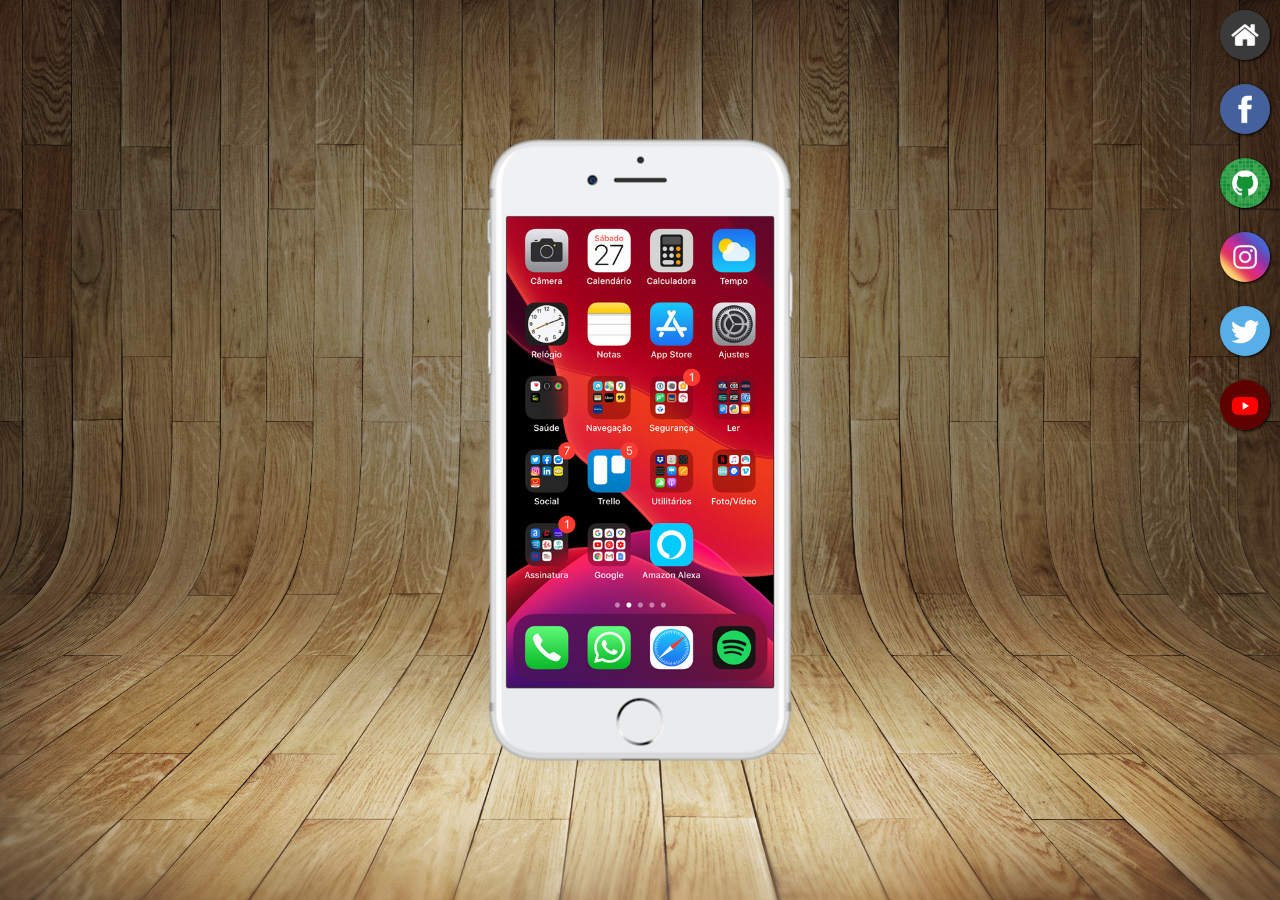
<file: index.html>
<!DOCTYPE html>
<html lang="pt-br">
<head>
    <meta charset="UTF-8">
    <meta name="viewport" content="width=device-width, initial-scale=1.0">
    <title>Rede Social Divulgador</title>
    <link rel="shortcut icon" href="favicon.ico" type="image/x-icon">
    <link rel="stylesheet" href="estilos/style.css">
</head>
<body>
    <main>
        <section id="telefone">
            <iframe src="iframetela.html" name="tela" id="tela" frameborder="0">
                Seu navegador não é compativel com isso!
            </iframe>
        </section>

        <section id="redes-sociais">
            <a href="iframetela.html" target="tela"><img src="imagens/logo-home.jpg" alt="Home"></a><br>
            <a href="facebook.html" target="tela"><img src="imagens/logo-facebook.jpg" alt="Facebook"></a><br>
            <a href="github.html" target="tela"><img src="imagens/logo-github.jpg" alt="Github"></a><br>
            <a href="instagram.html" target="tela"><img src="imagens/logo-instagram.jpg" alt="Instagram"></a><br>
            <a href="twitter.html" target="tela"><img src="imagens/logo-twitter.jpg" alt="Twitter"></a><br>
            <a href="youtube.html" target="tela"><img src="imagens/logo-youtube.jpg" alt="Youtube"></a><br>
        </section>
    </main>
    

</body>
</html>
</file>
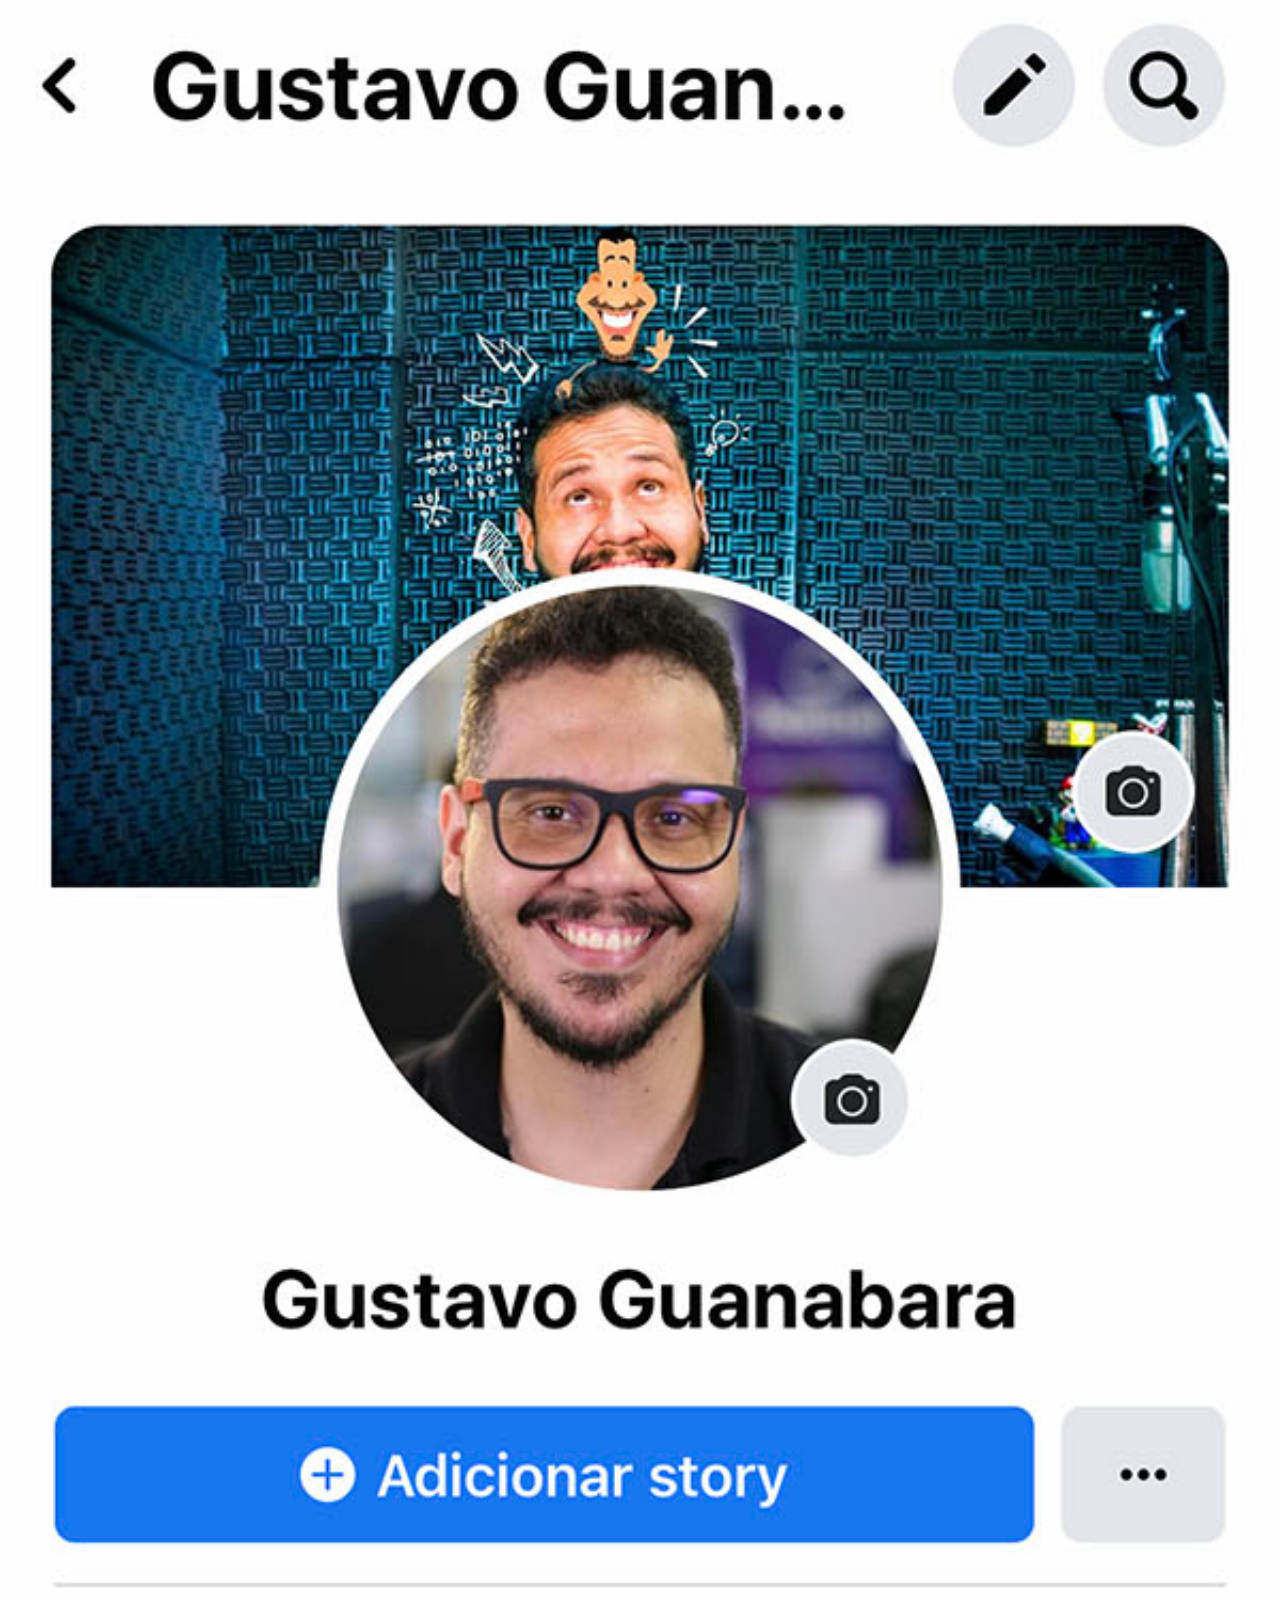
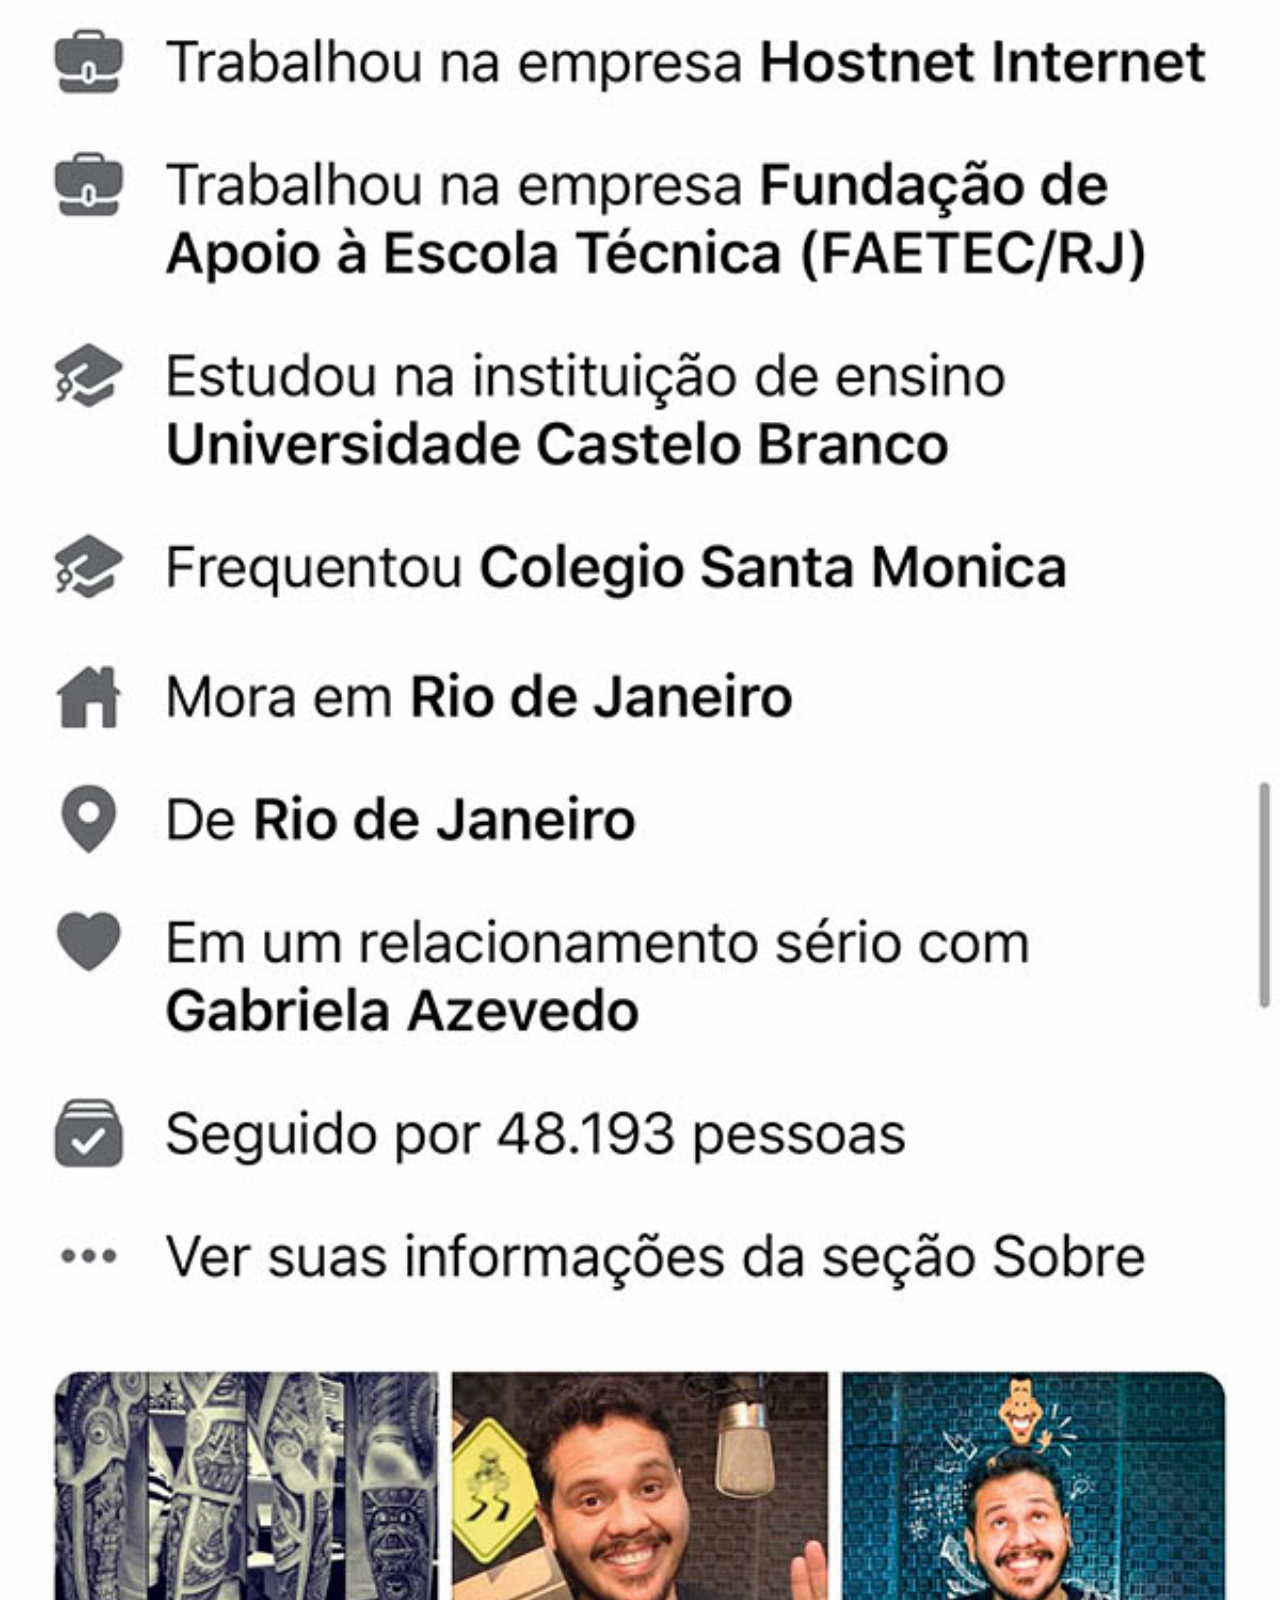
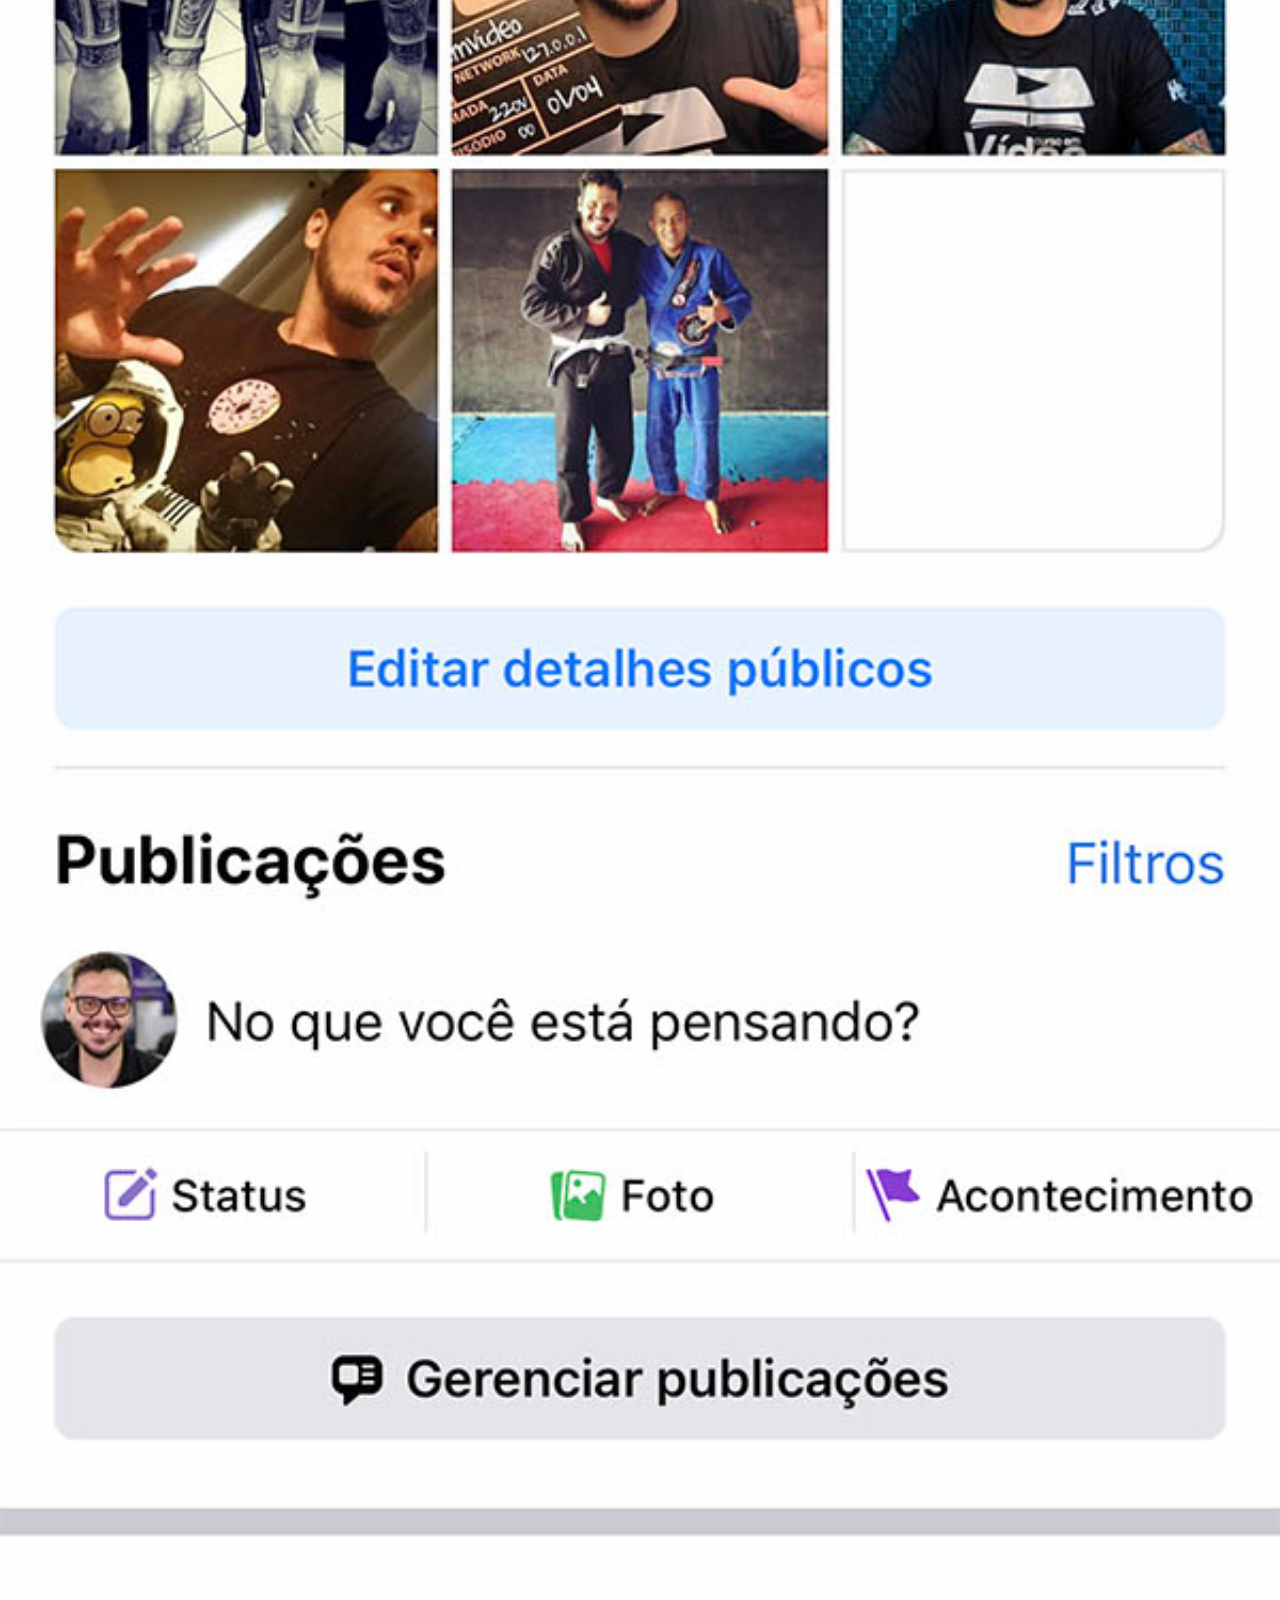
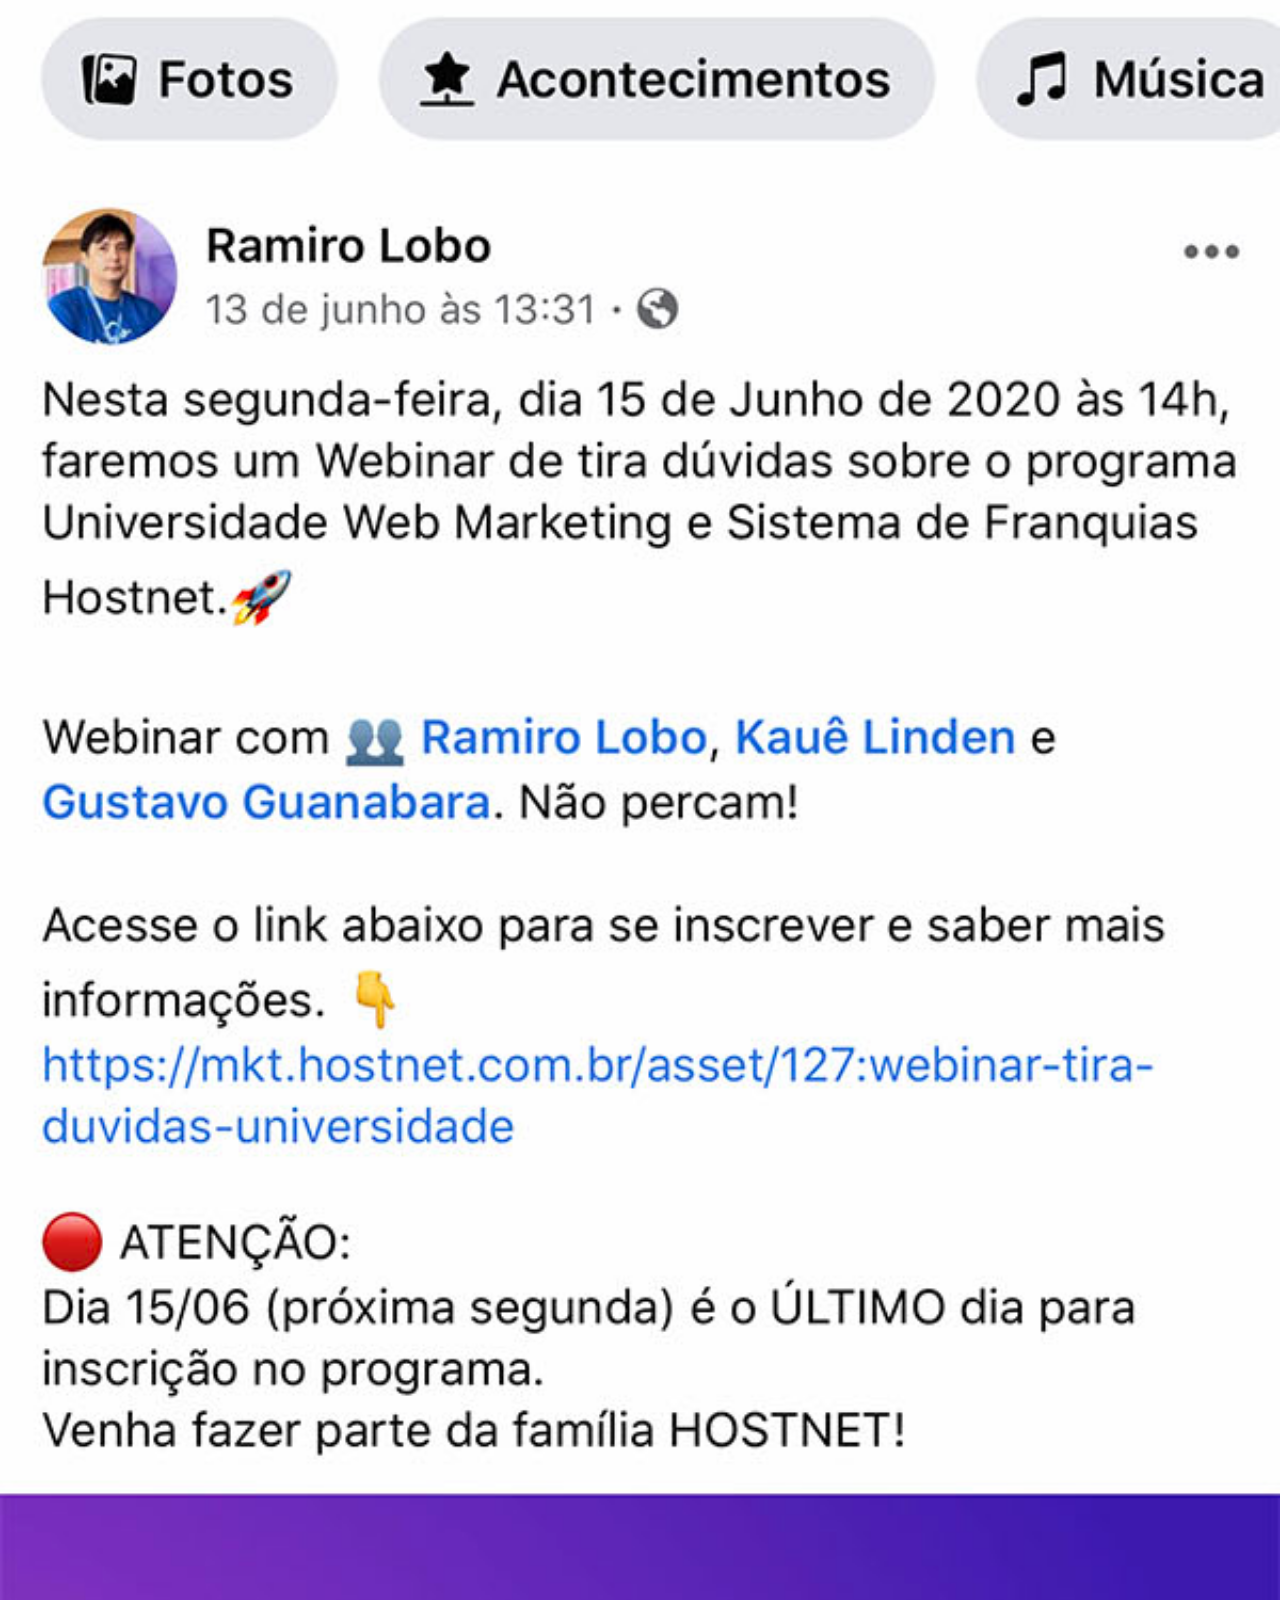
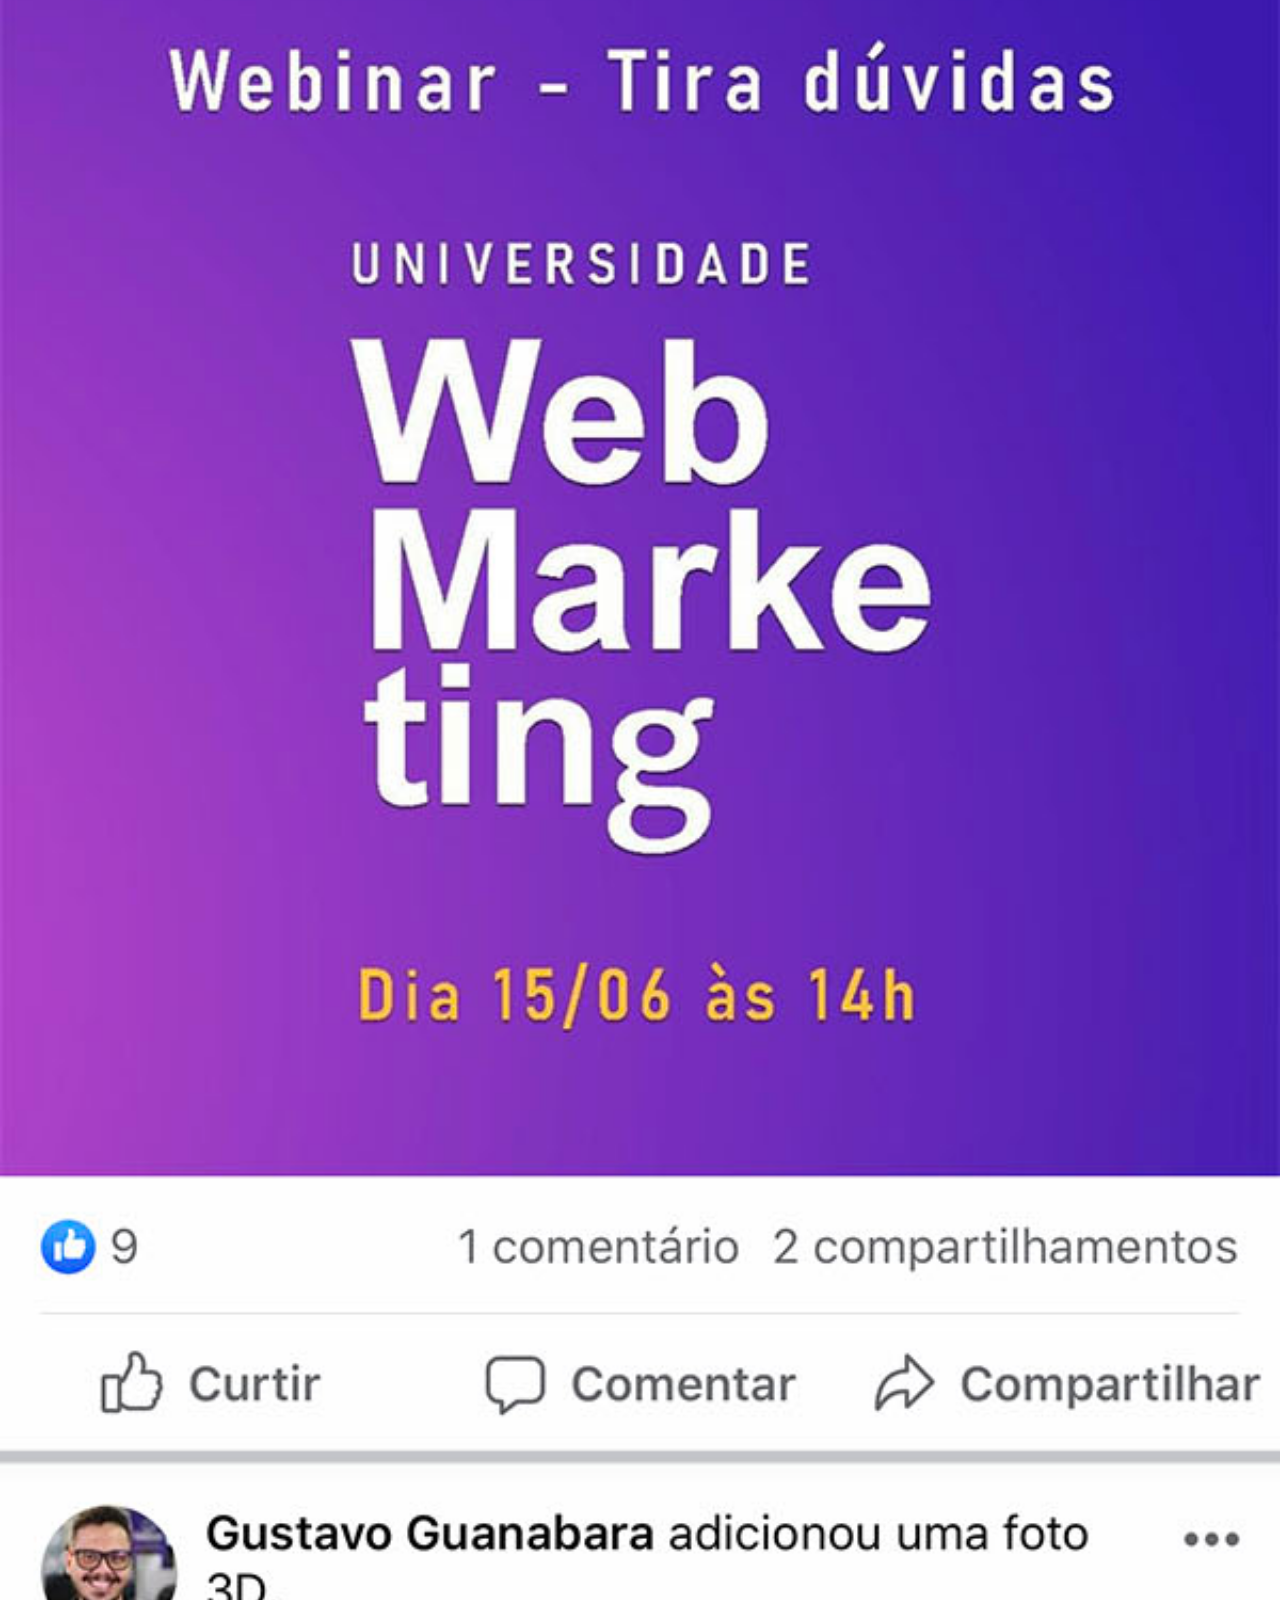
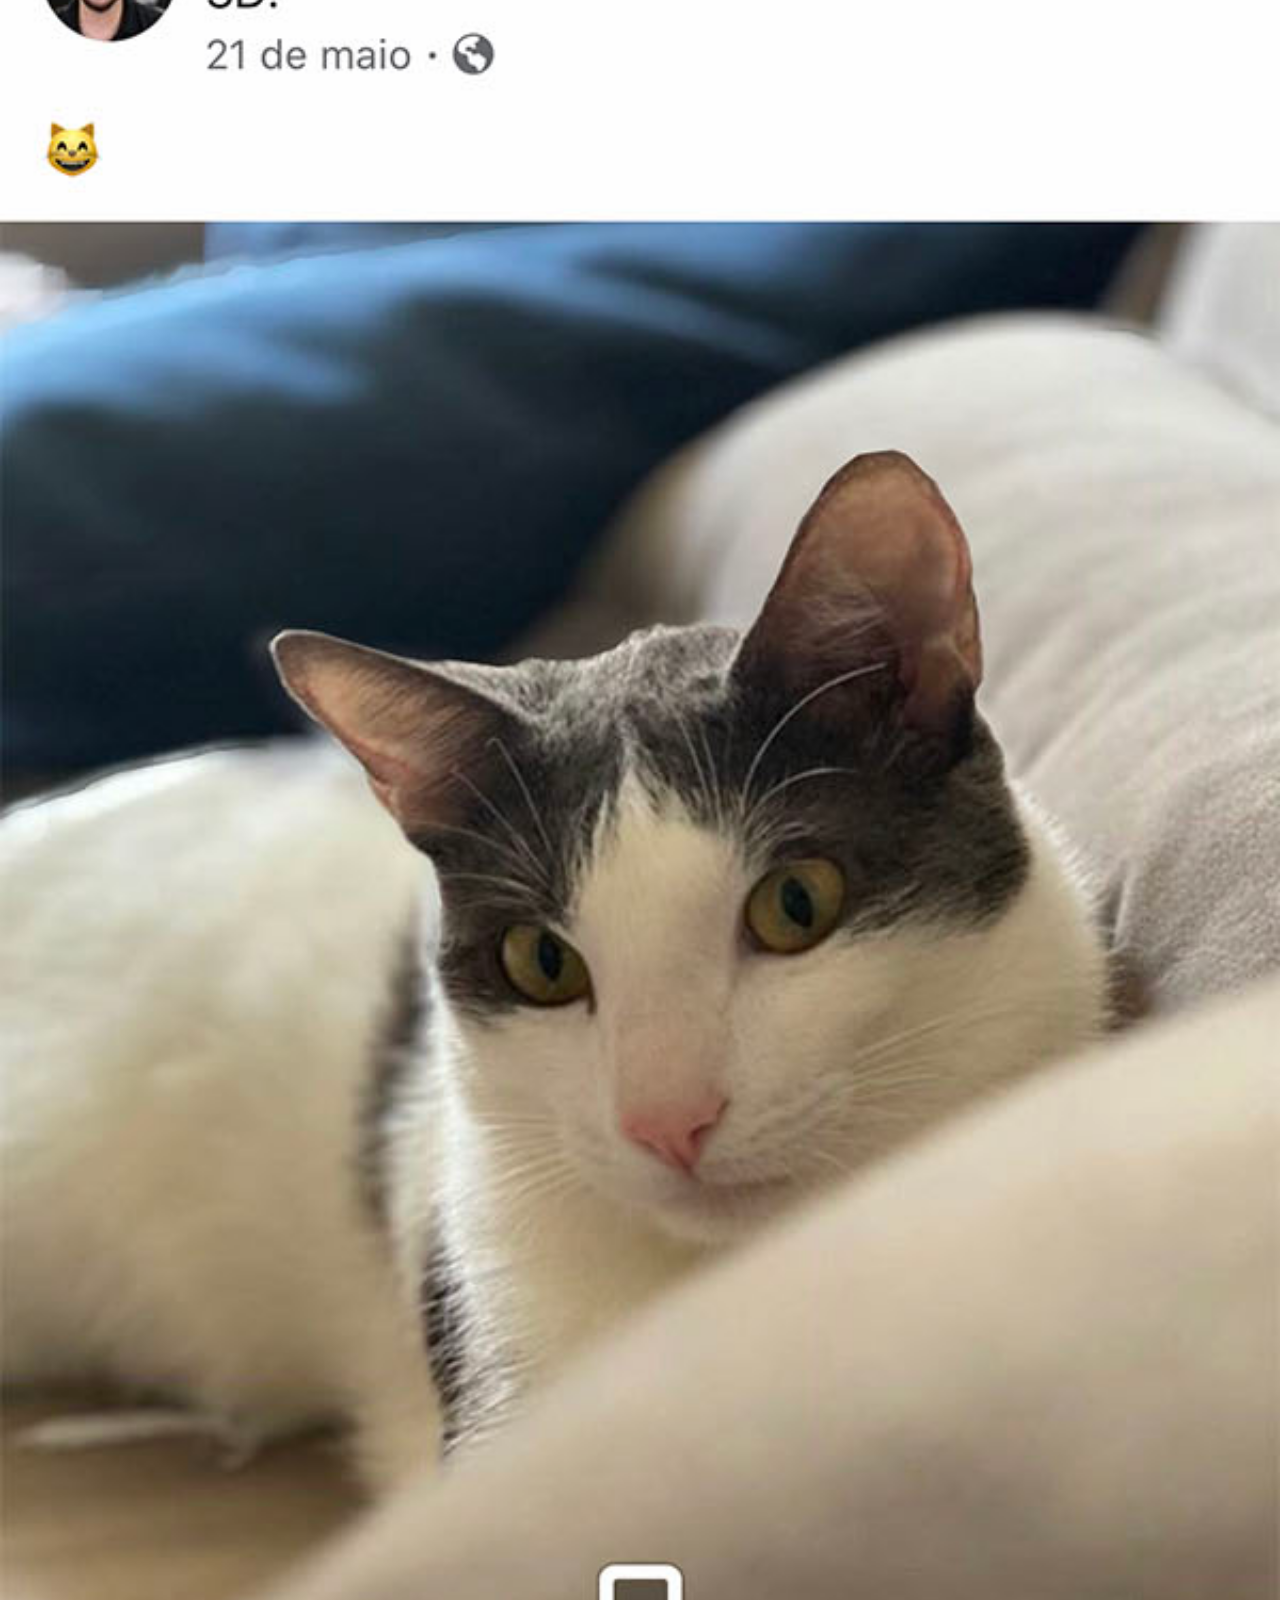
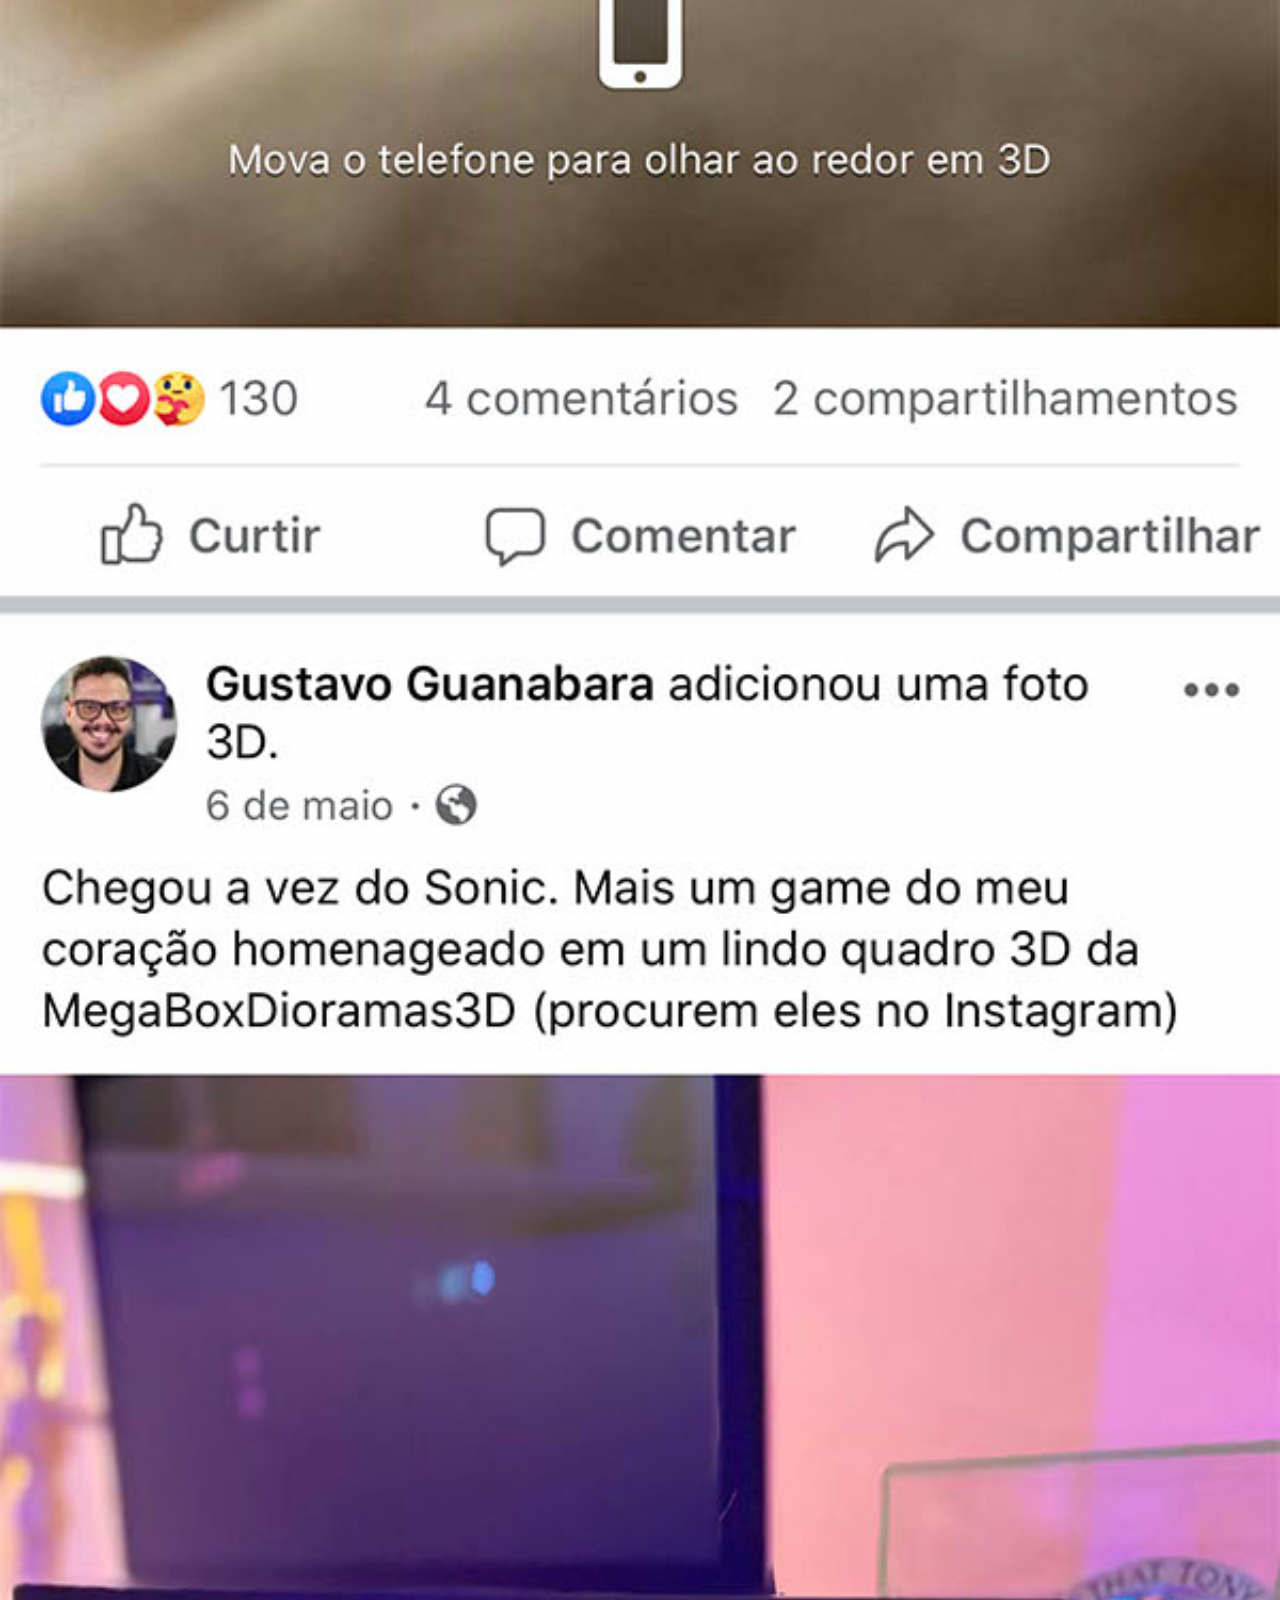
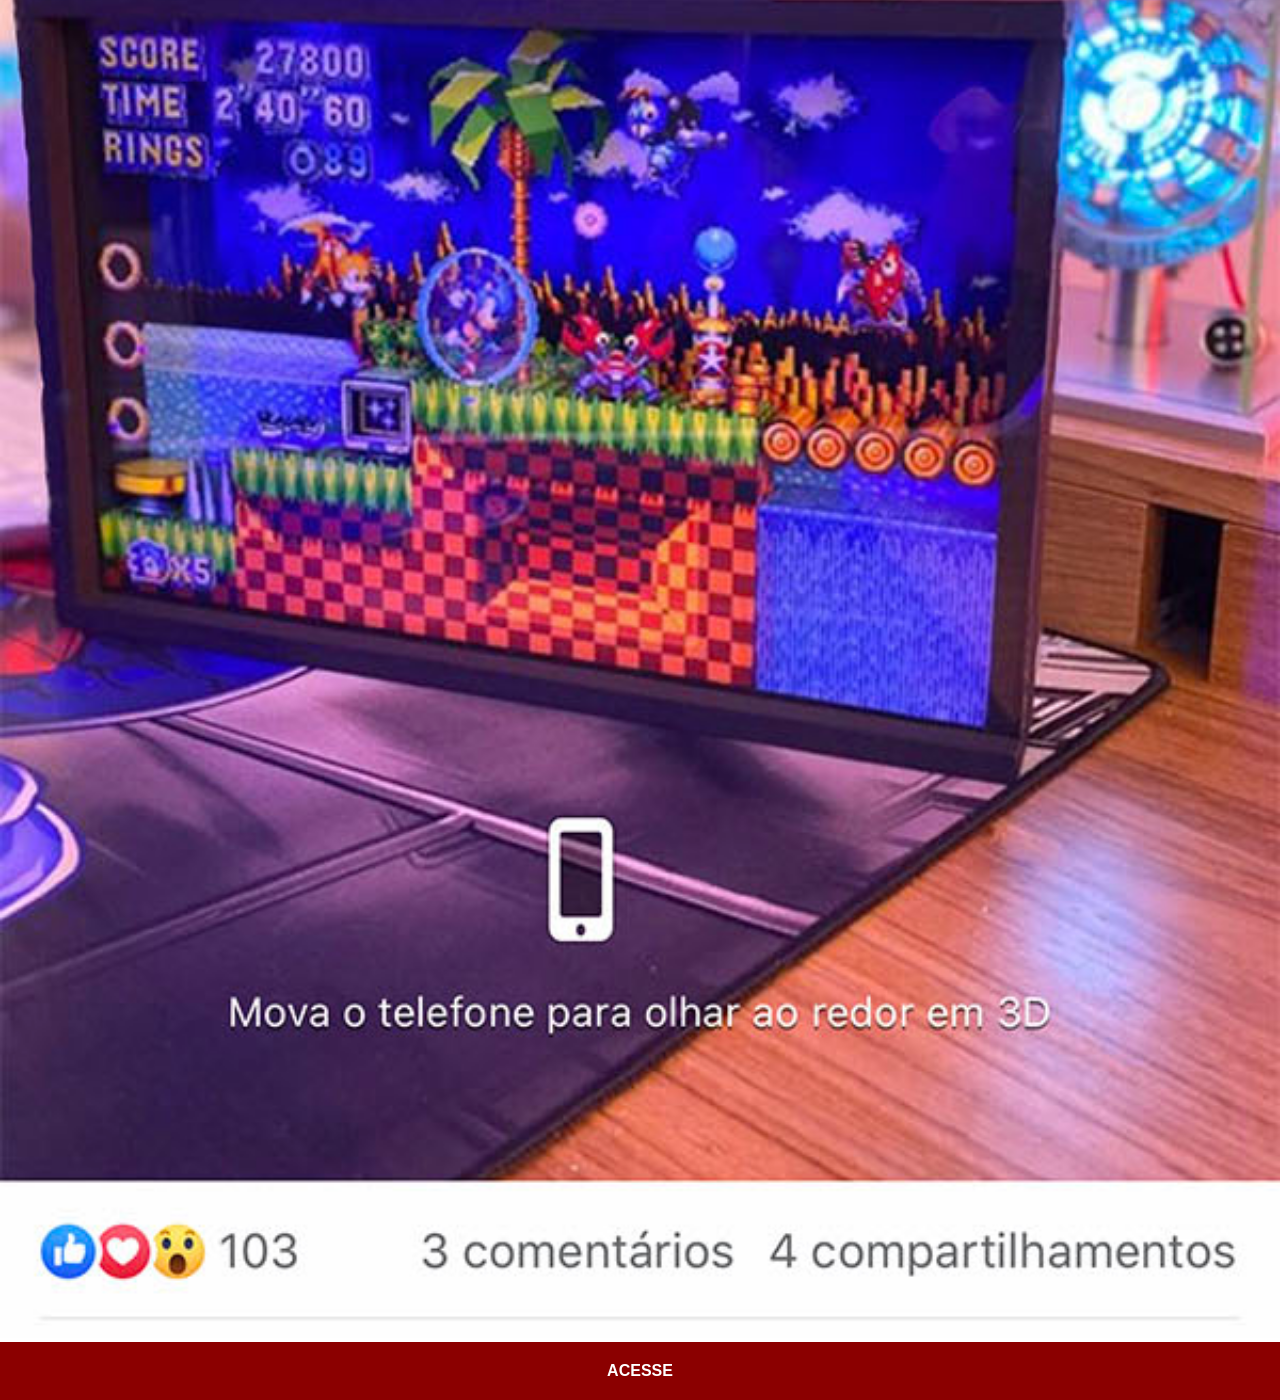
<file: facebook.html>
<!DOCTYPE html>
<html lang="pt-br">
<head>
    <meta charset="UTF-8">
    <meta name="viewport" content="width=device-width, initial-scale=1.0">
    <title>Tela facebook</title>
    <link rel="stylesheet" href="estilos/social.css">
</head>
<body>
    <img src="imagens/tela-facebook.jpg" alt="Facebook">
    <a href="https://www.facebook.com/gustavoguanabara" target="_blank">ACESSE</a>
</body>
</html>
</file>
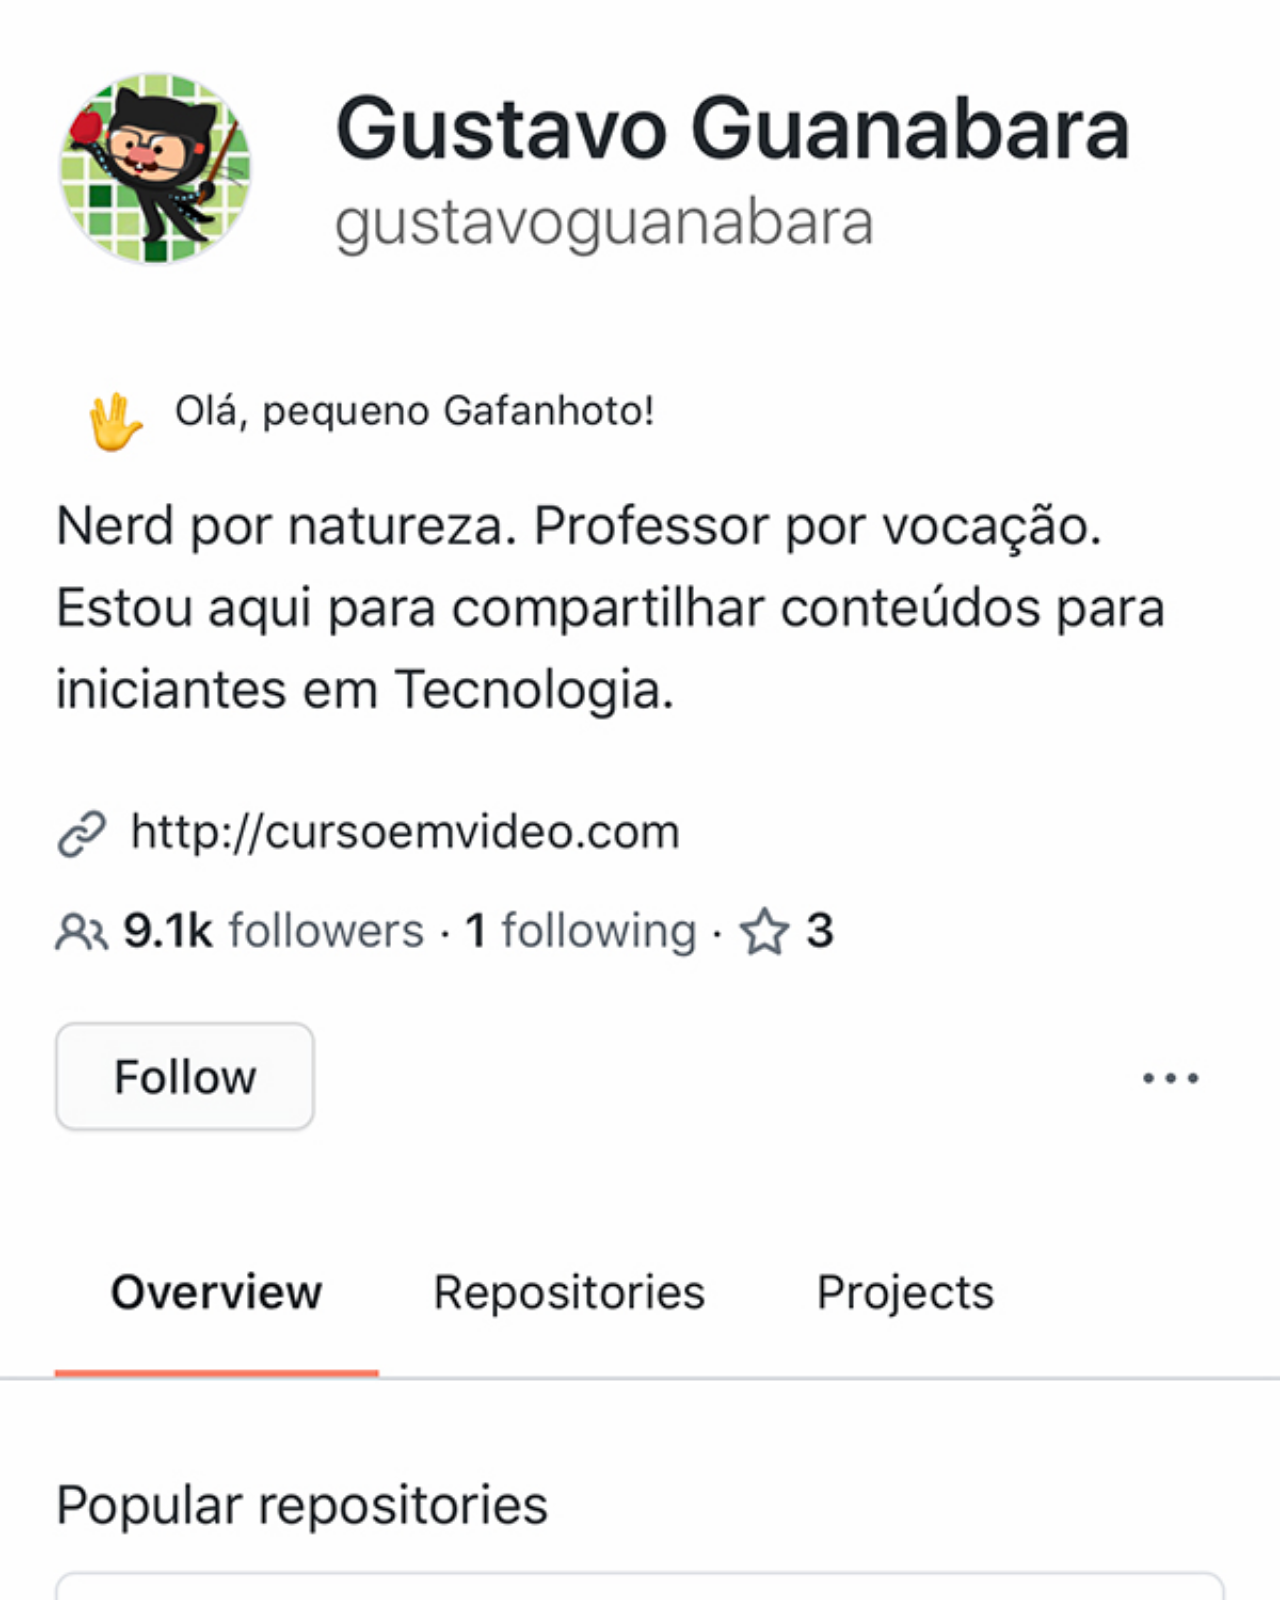
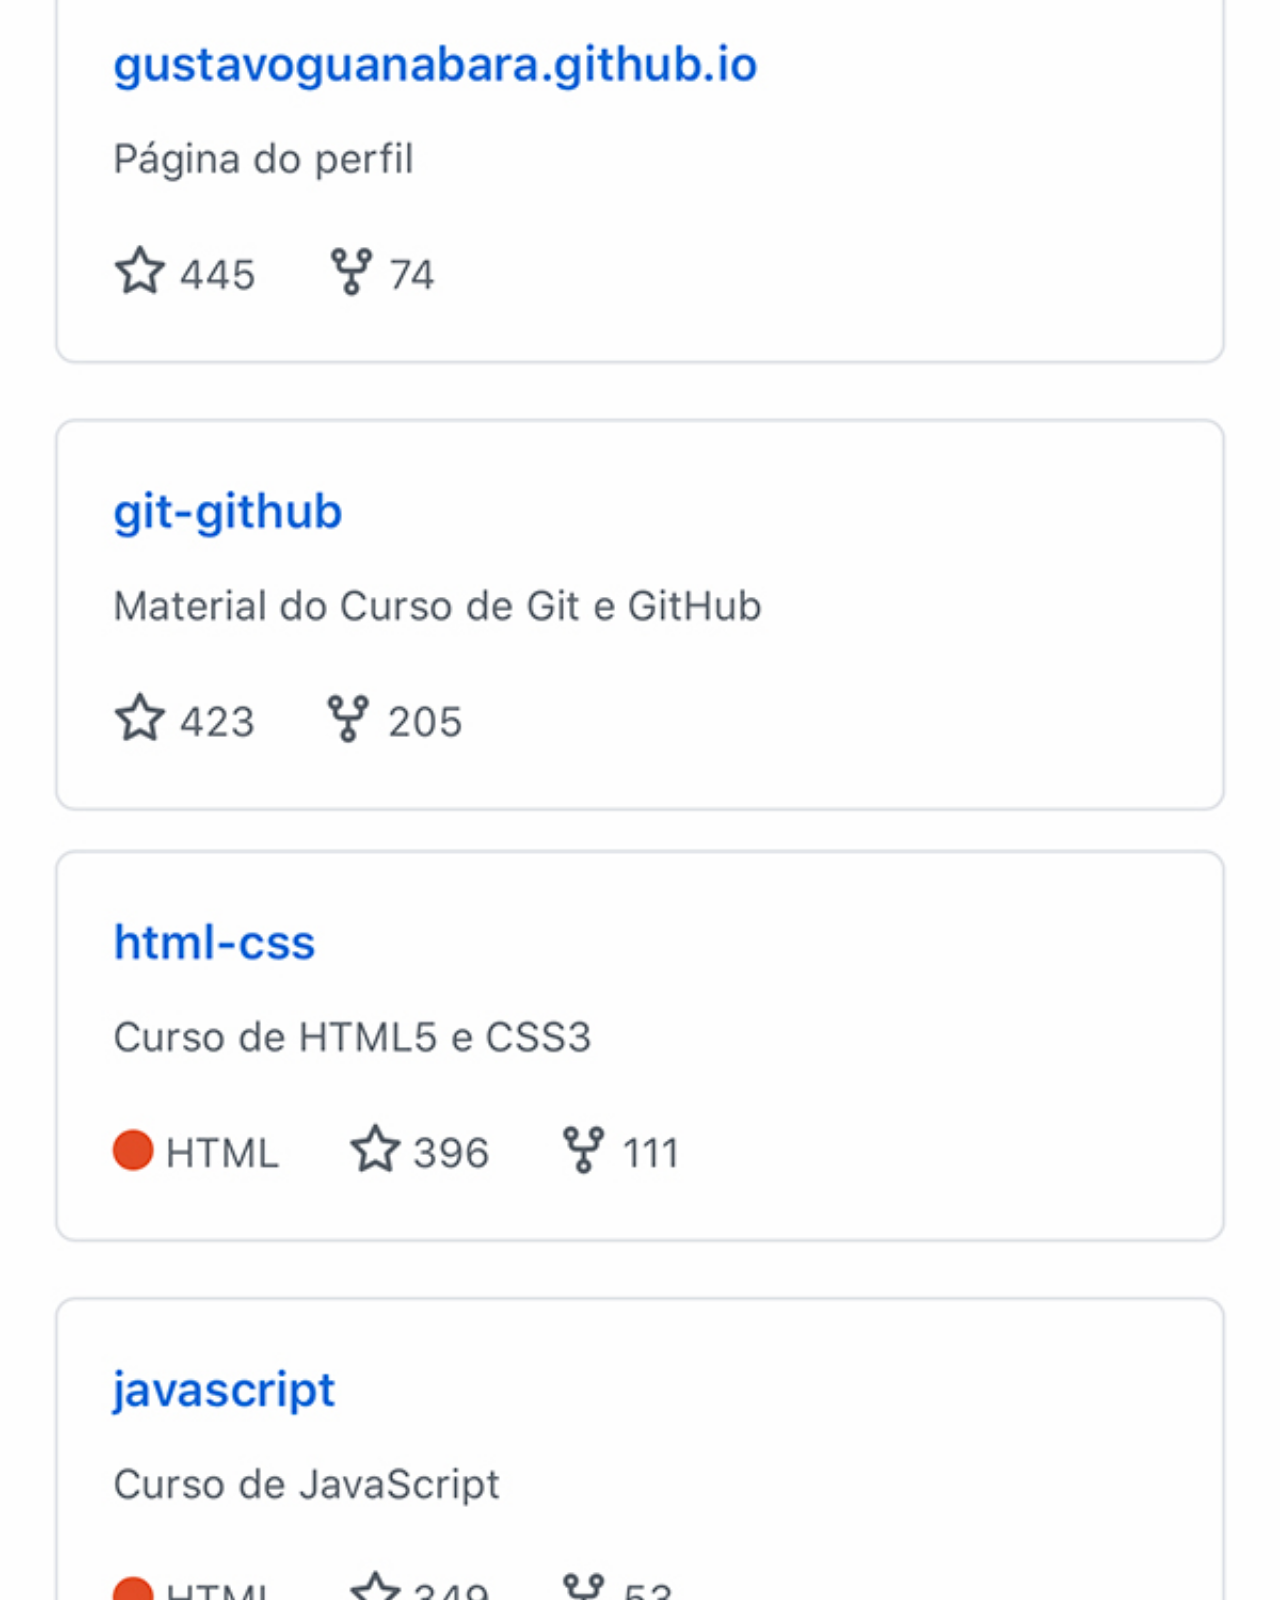
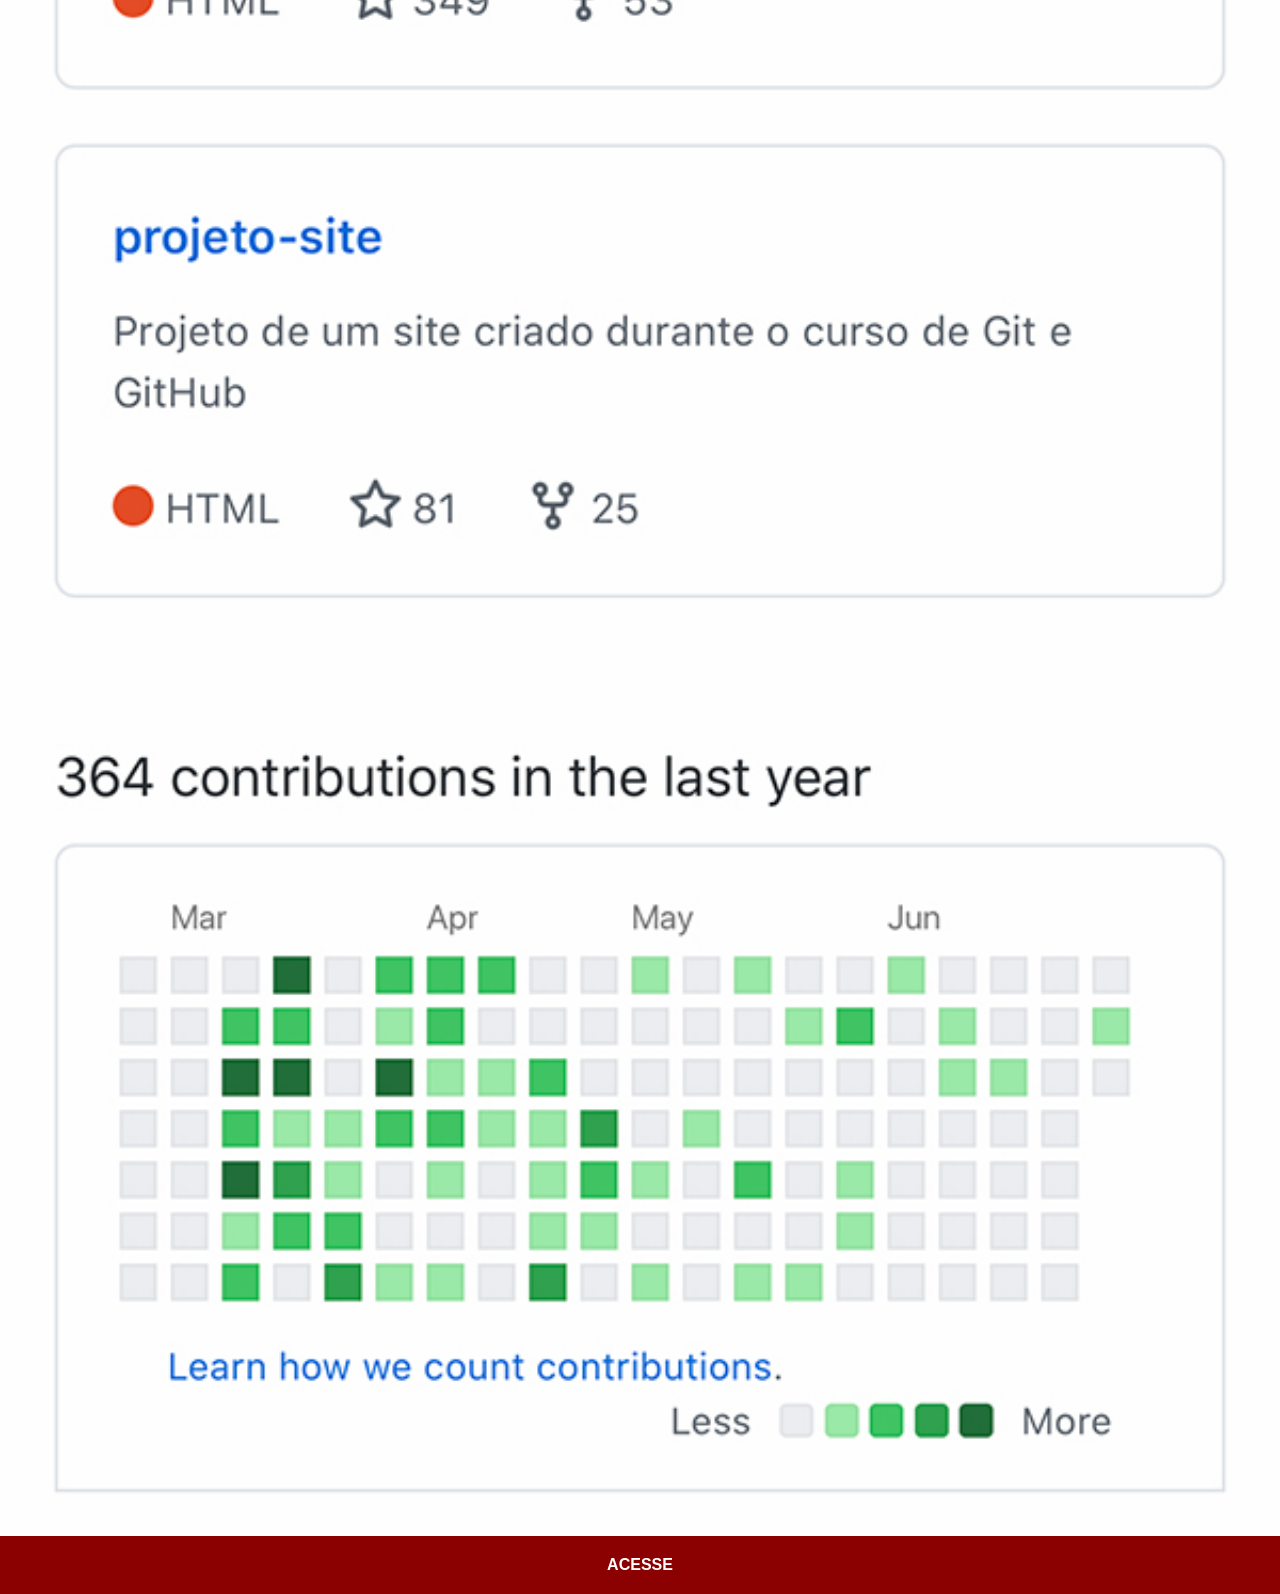
<file: github.html>
<!DOCTYPE html>
<html lang="pt-br">
<head>
    <meta charset="UTF-8">
    <meta name="viewport" content="width=device-width, initial-scale=1.0">
    <title>Tela Github</title>
    <link rel="stylesheet" href="estilos/social.css">
</head>
<body>
    <img src="imagens/tela-github.jpg" alt="Github">
    <a href="https://github.com/gustavoguanabara" target="_blank">ACESSE</a>
</body>
</html>
</file>
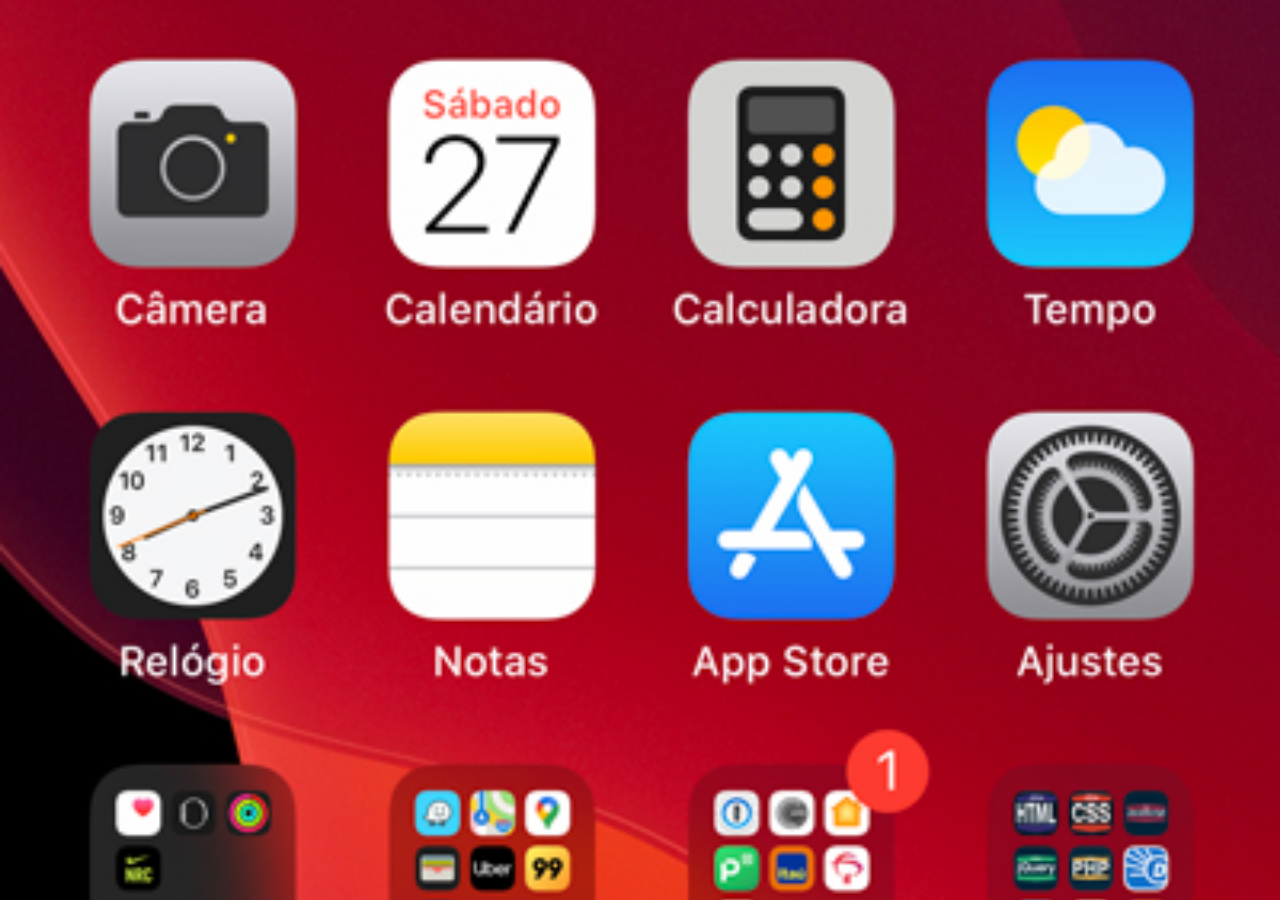
<file: iframehome.html>
<!DOCTYPE html>
<html lang="pt-br">
<head>
    <meta charset="UTF-8">
    <meta name="viewport" content="width=device-width, initial-scale=1.0">
    <title>Document</title>
    <style>
        *{
           margin: 0px;
           padding: 0px;

        }
        body{
            width: 100vw;
            height: 100vh;
            background: black url('imagens/tela-home.jpg') no-repeat top center; 
            background-size: cover;
        }
    </style>
</head>
<body>
    
</body>
</html>
</file>
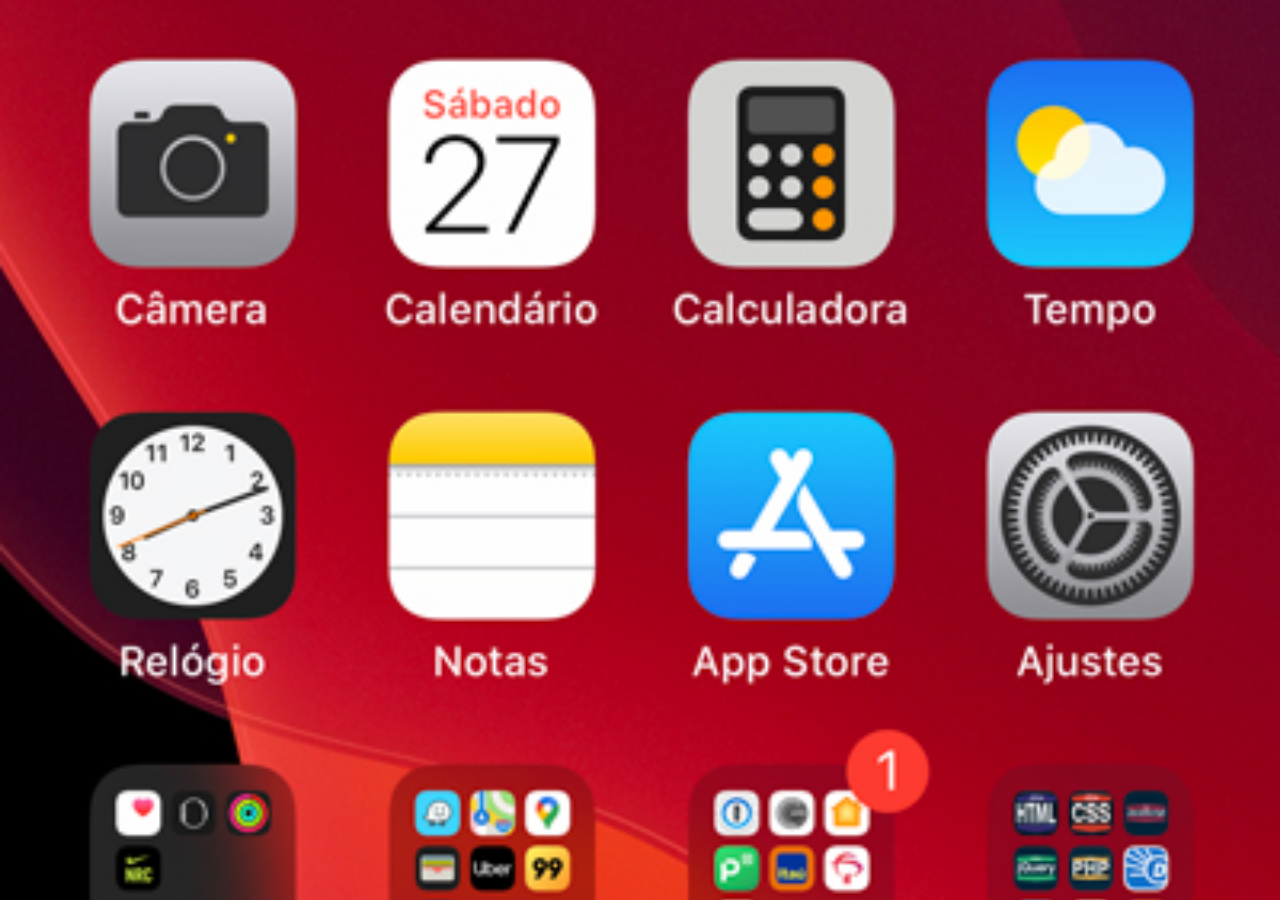
<file: iframetela.html>
<!DOCTYPE html>
<html lang="pt-br">
<head>
    <meta charset="UTF-8">
    <meta name="viewport" content="width=device-width, initial-scale=1.0">
    <title>iframetela</title>
    <style>
        *{
           margin: 0px;
           padding: 0px;

        }
        body{
            width: 100vw;
            height: 100vh;
            background: black url('imagens/tela-home.jpg') no-repeat top center; 
            background-size: cover;
        }
    </style>
</head>
<body>
    
</body>
</html>
</file>
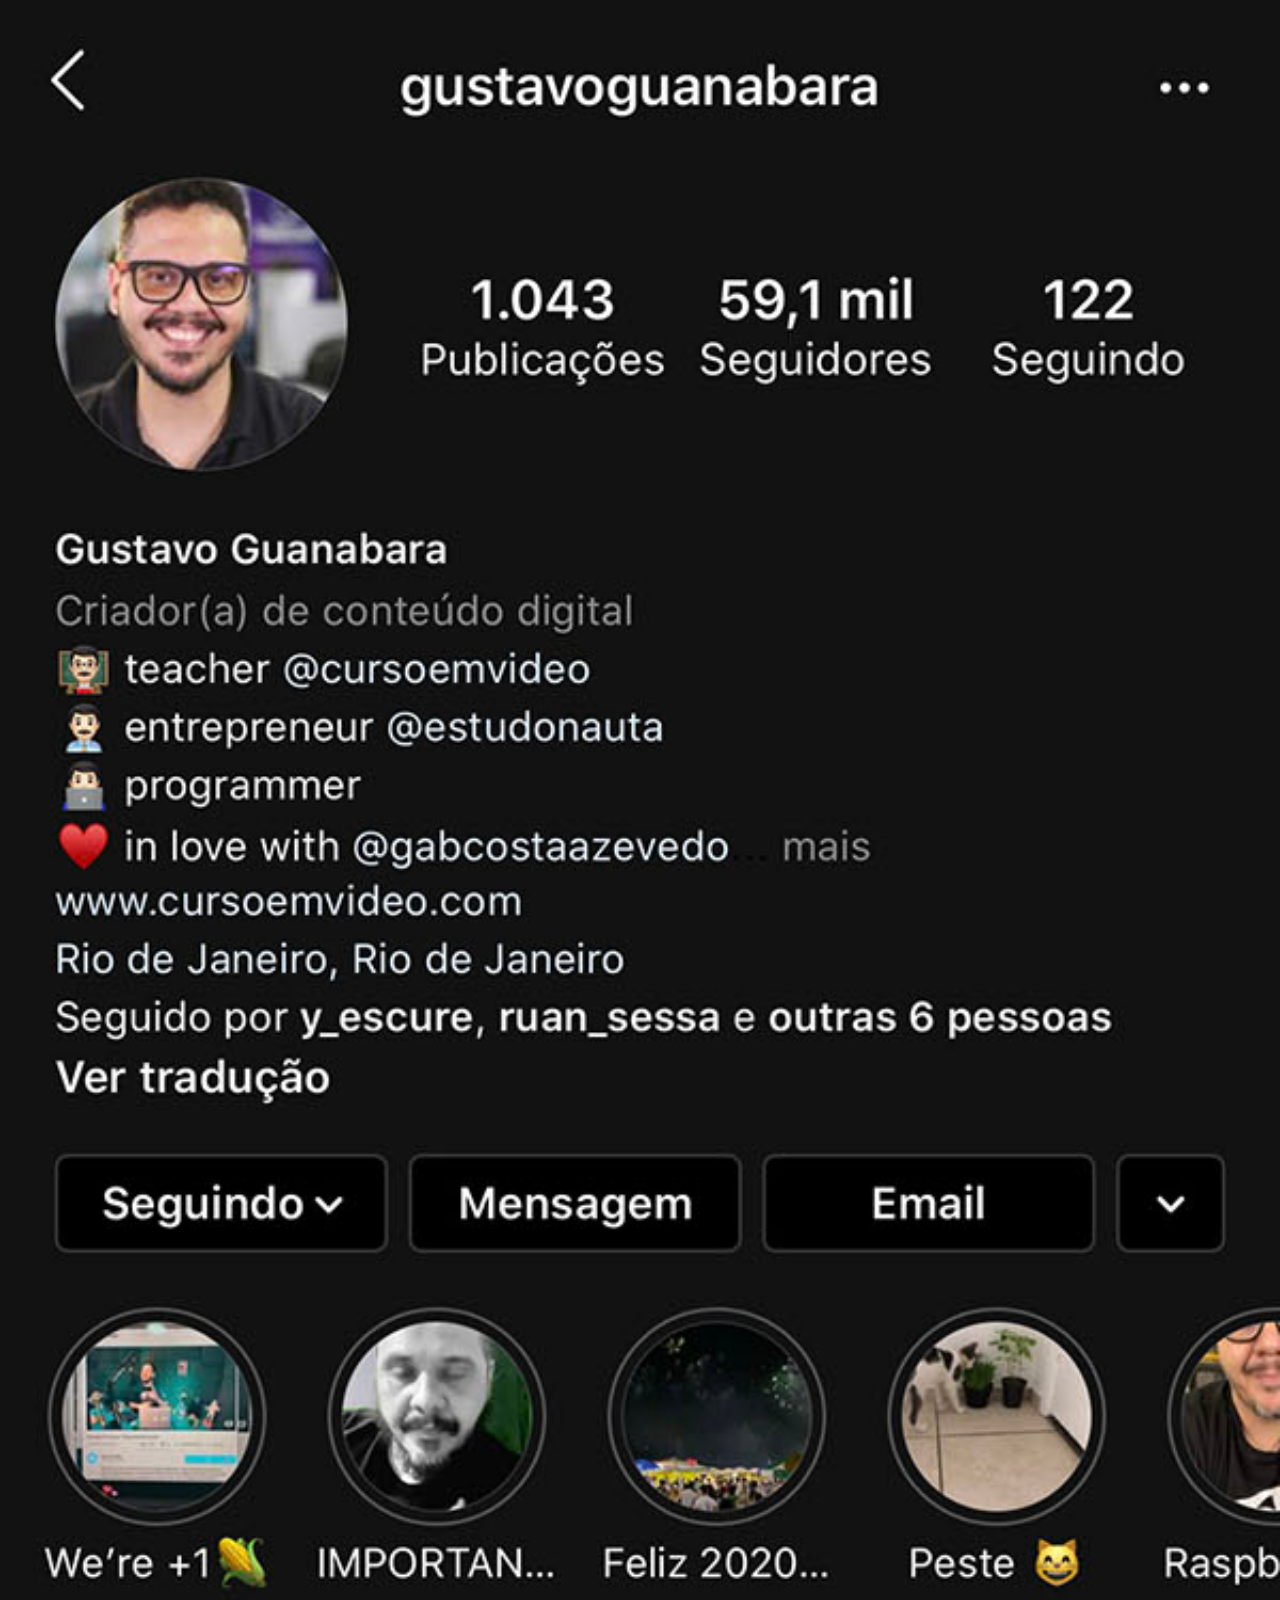
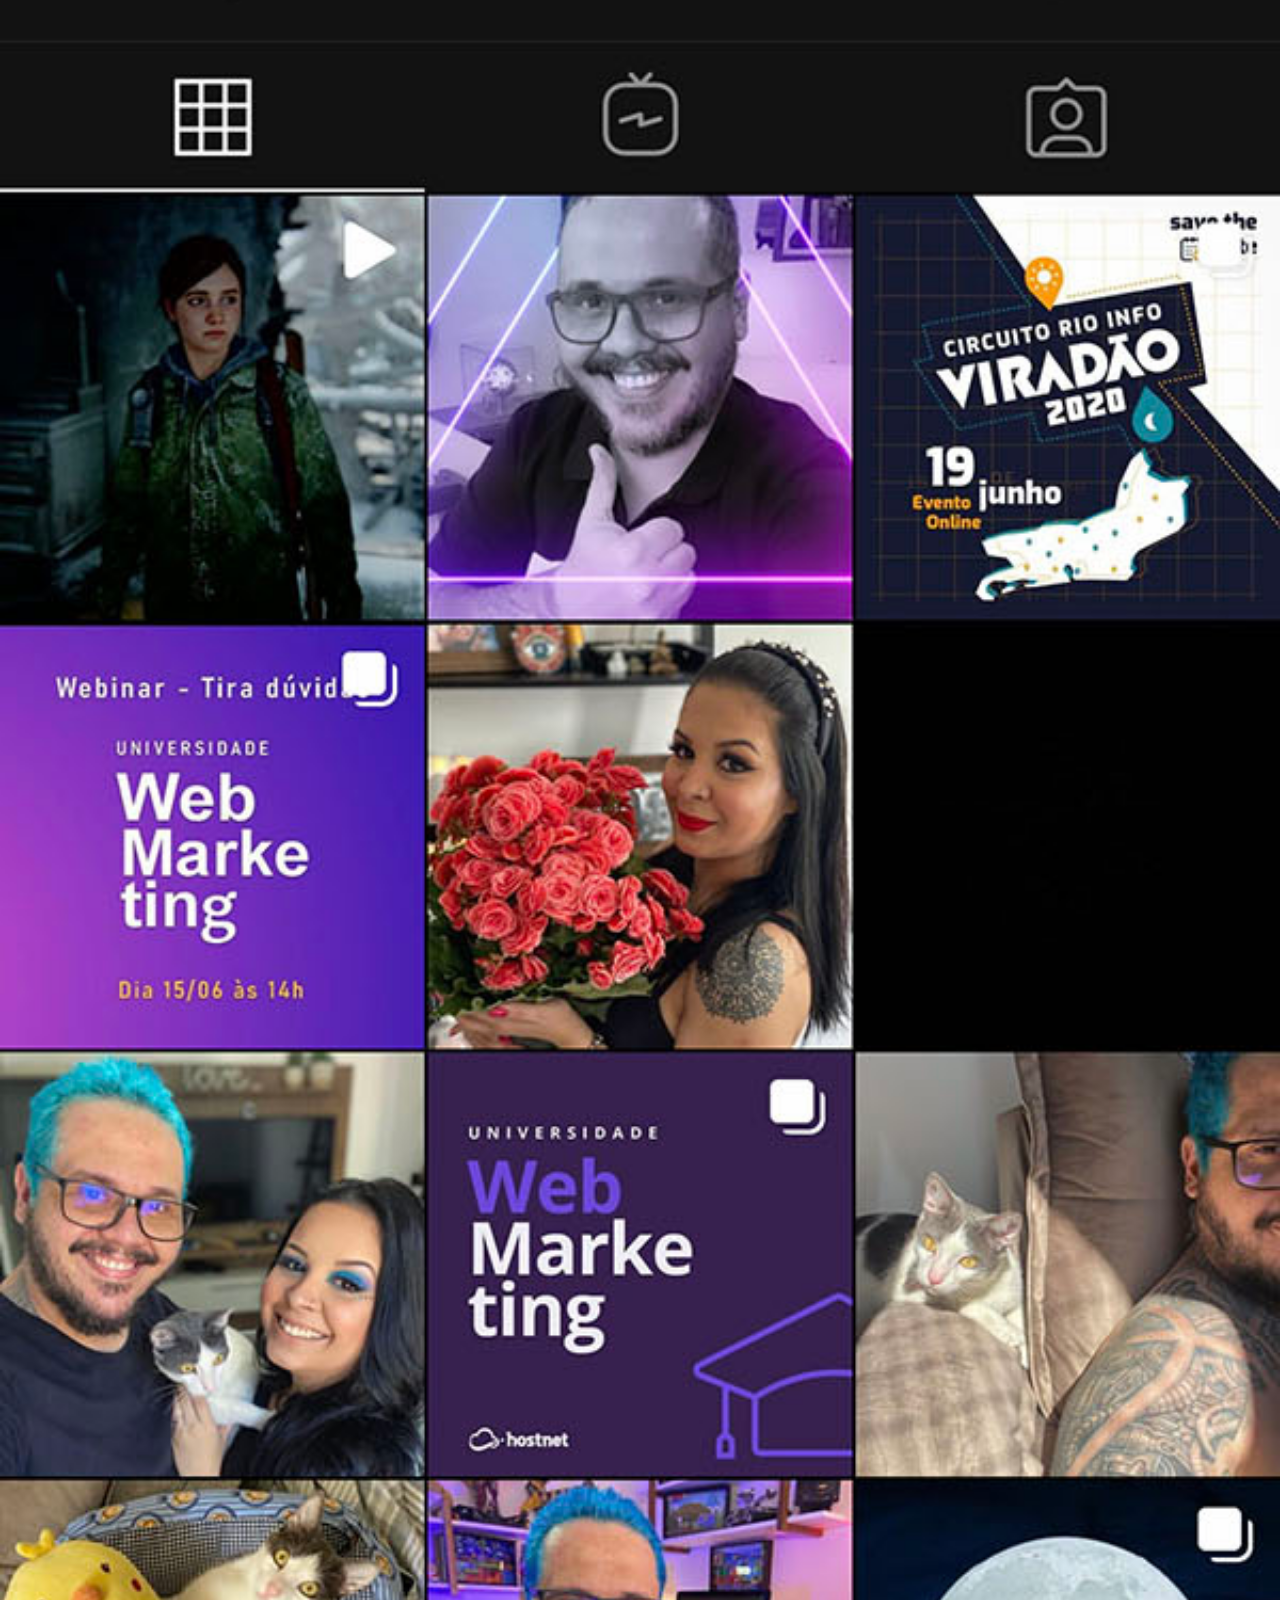
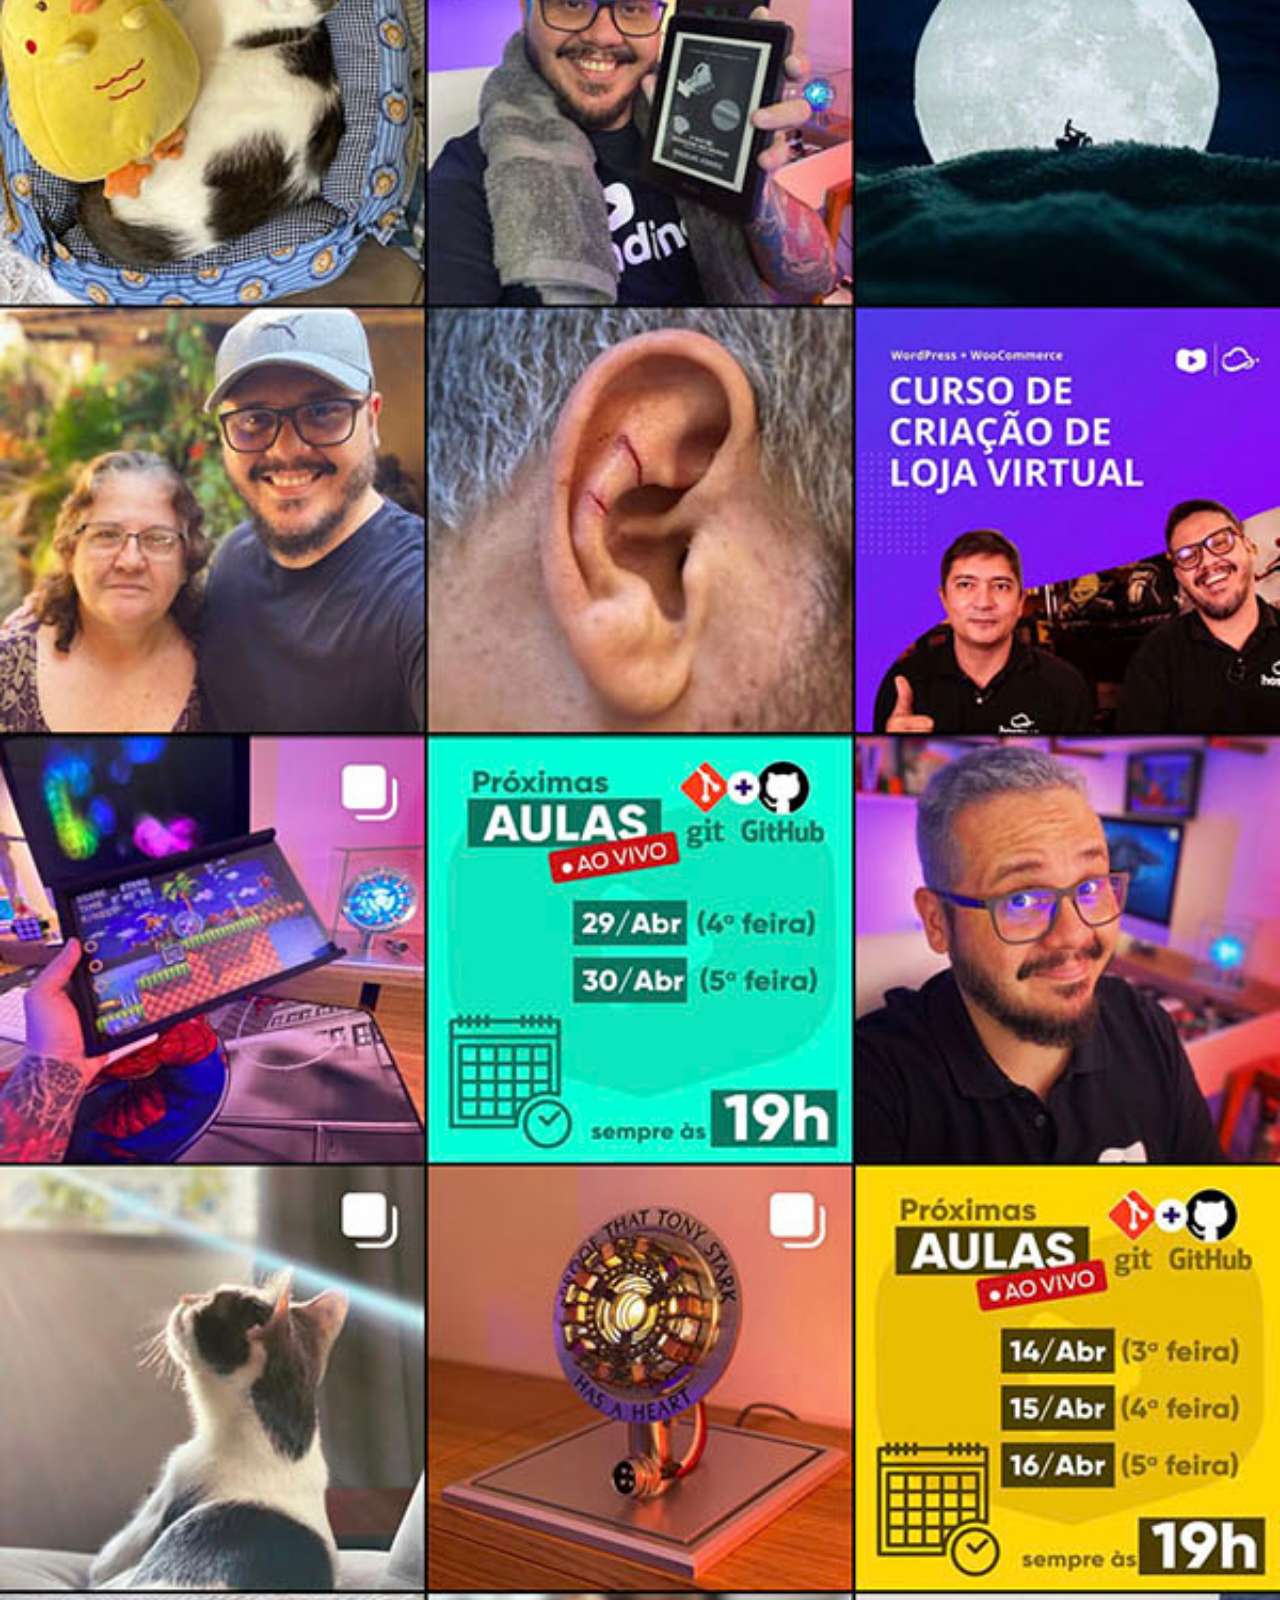
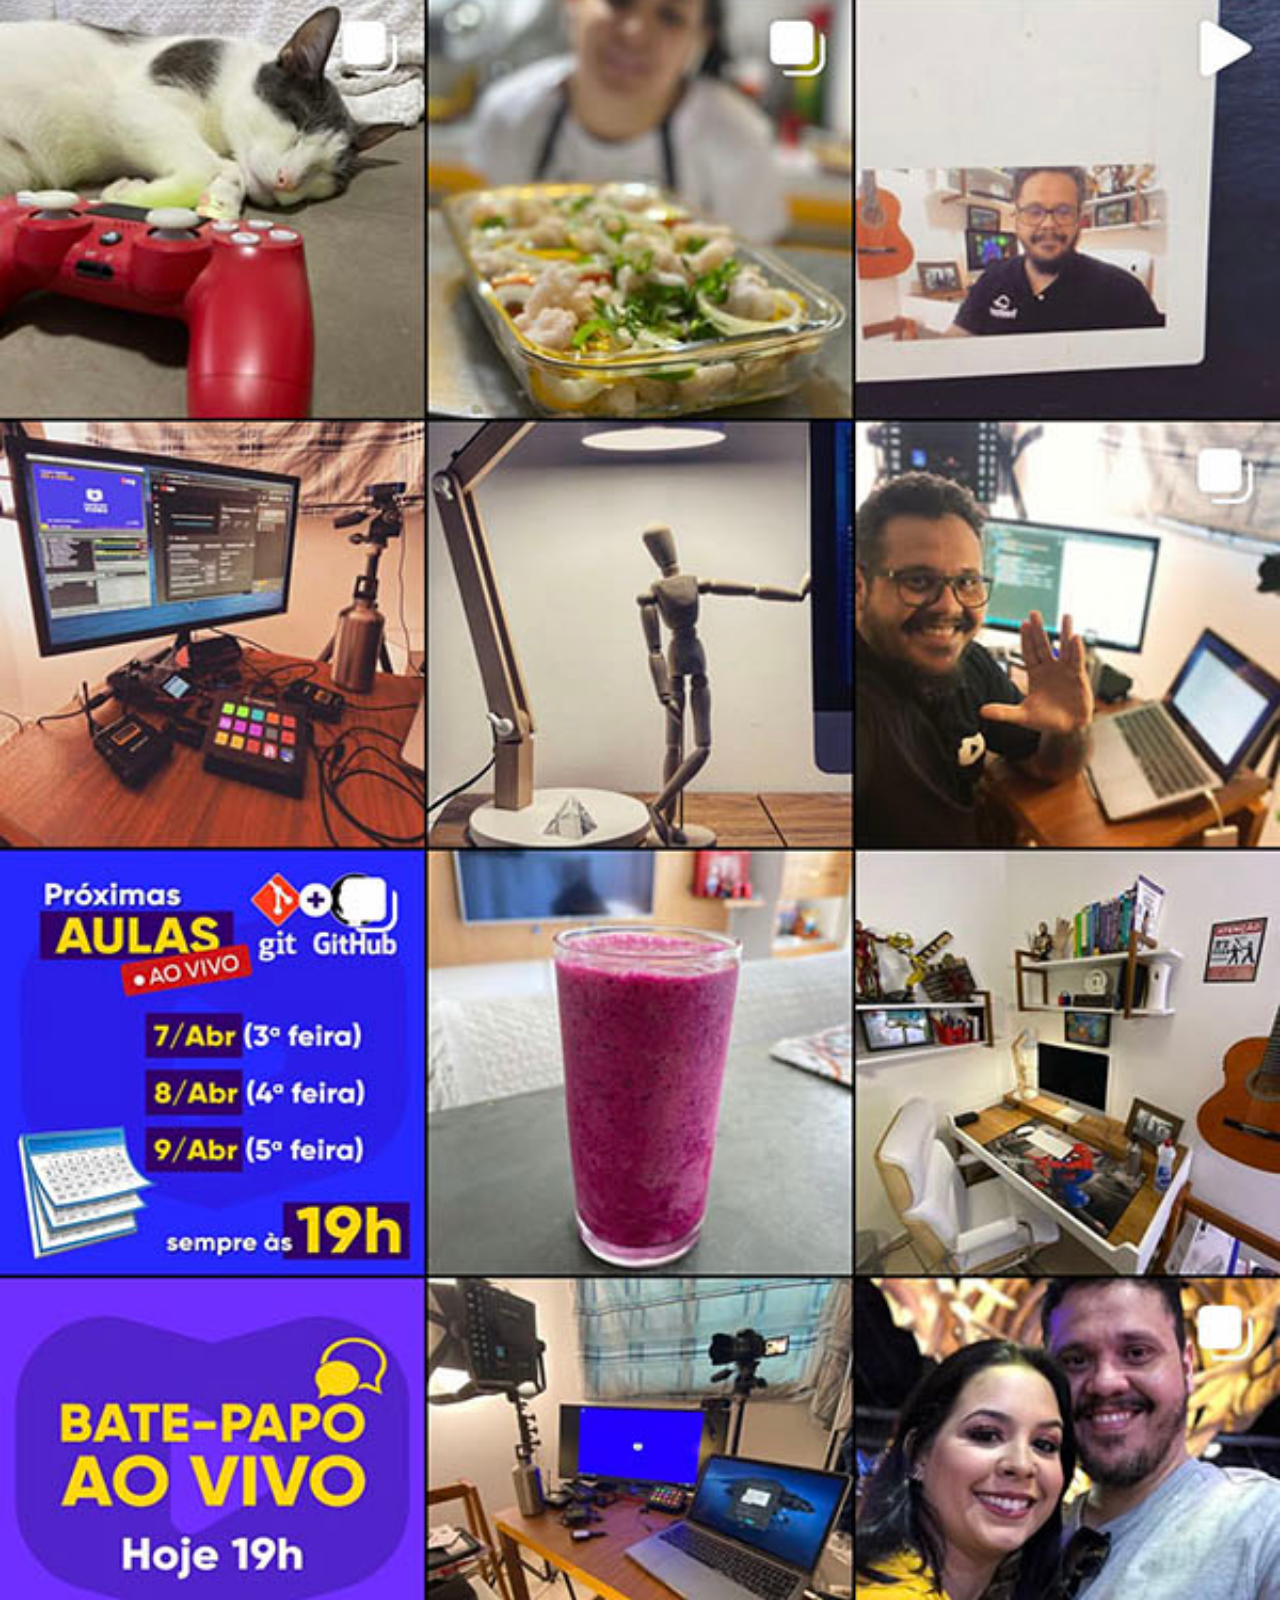
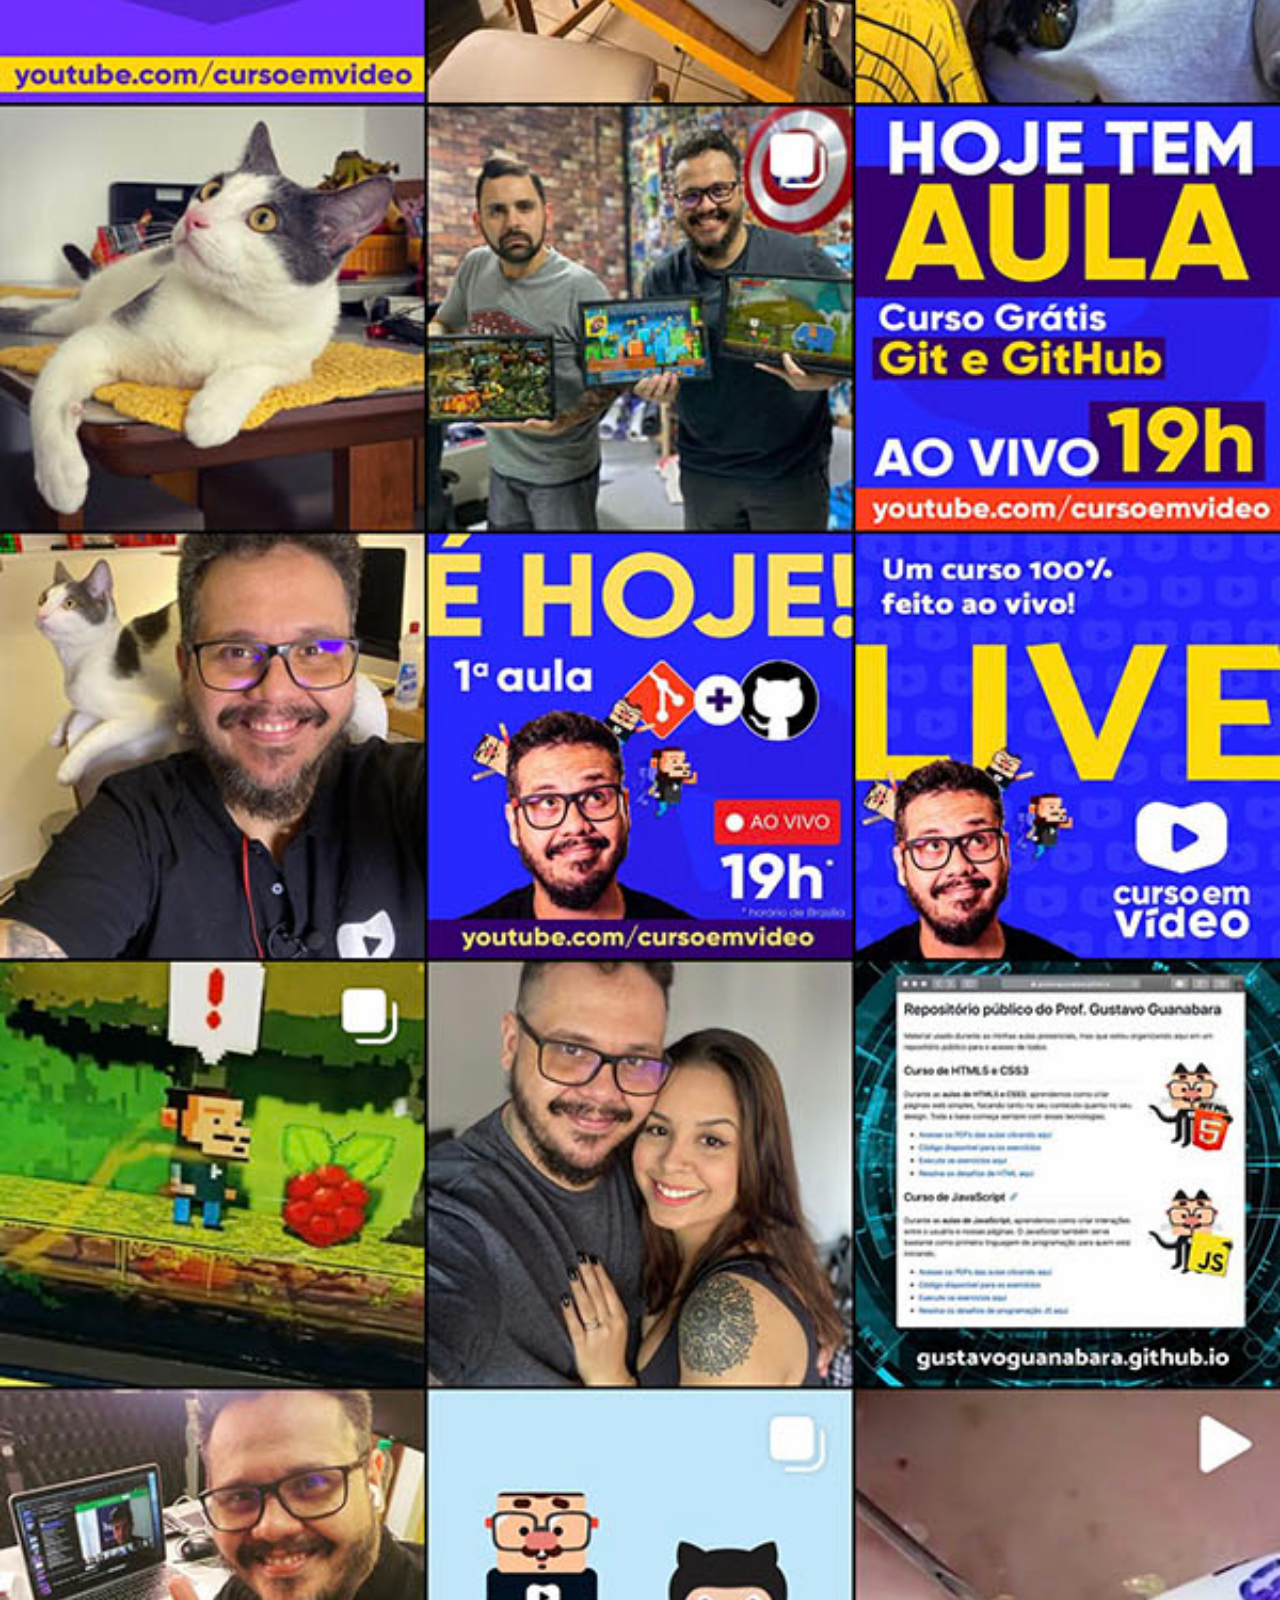
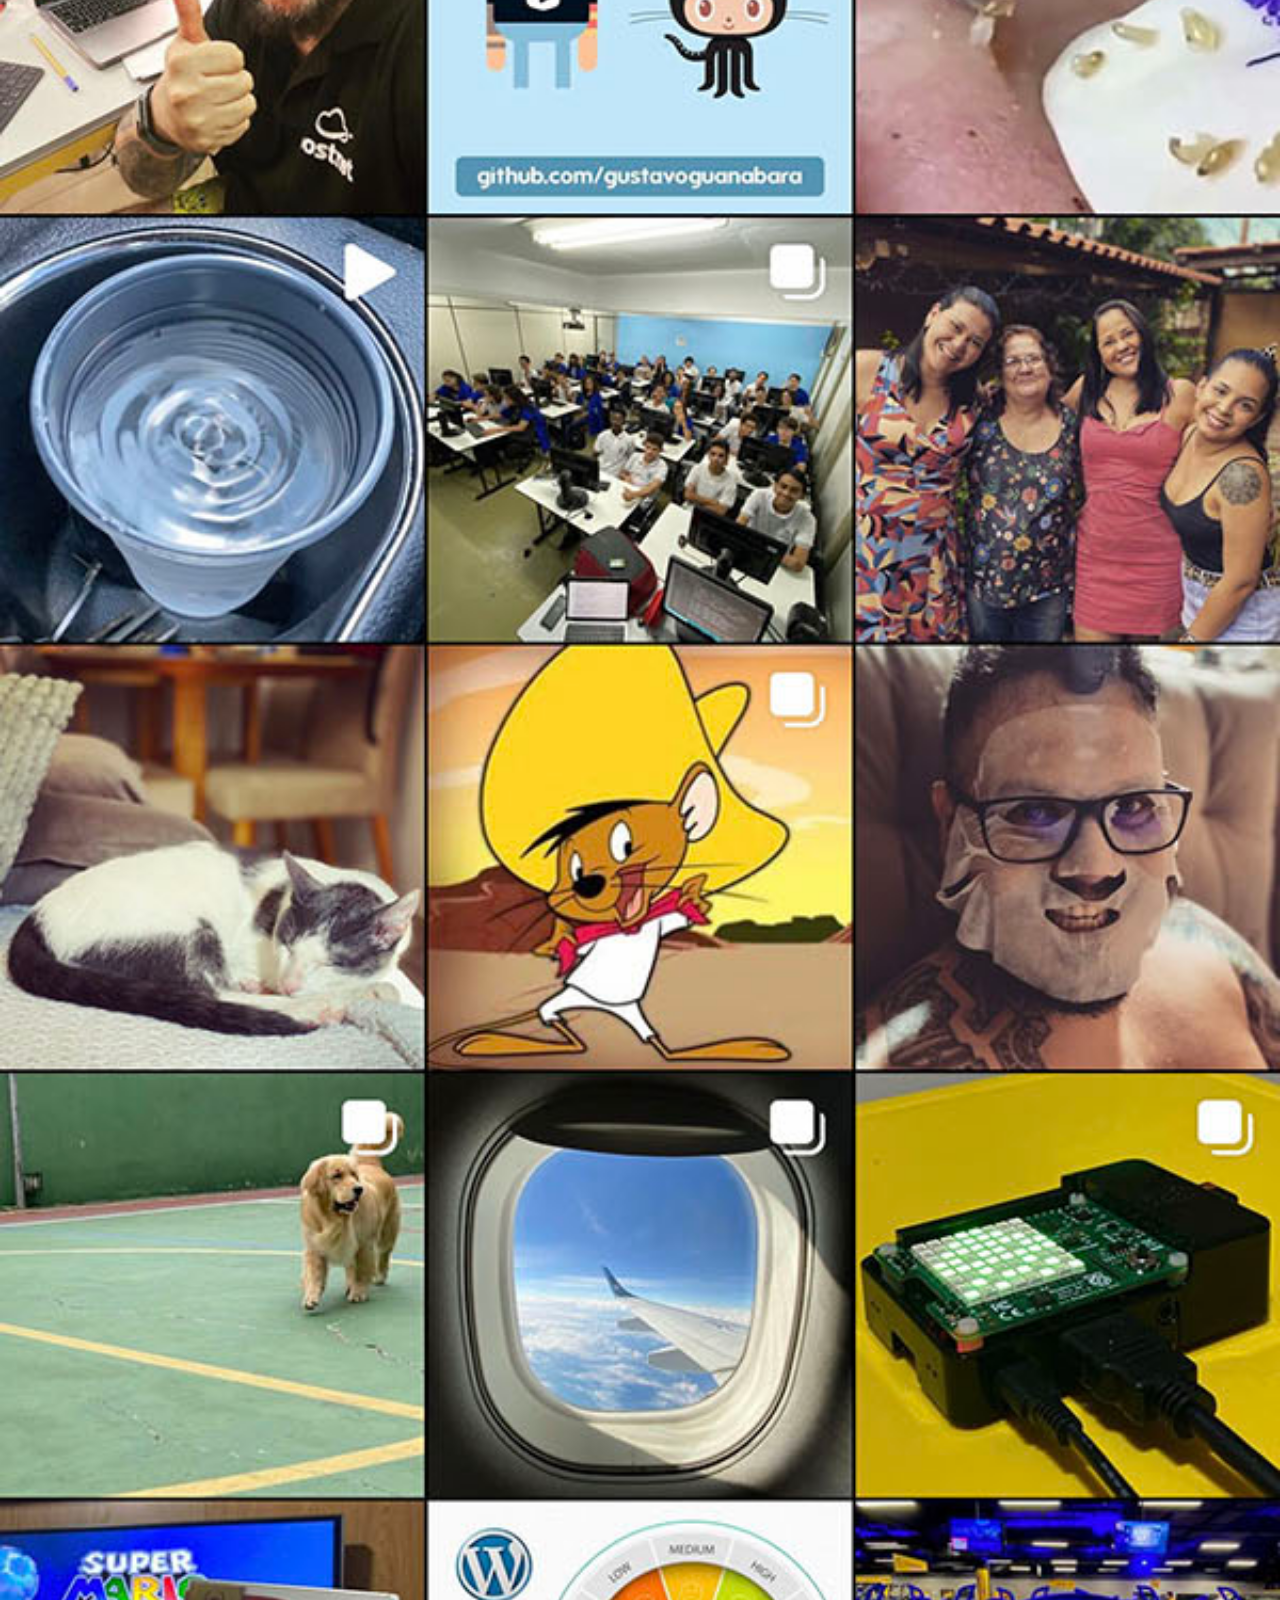
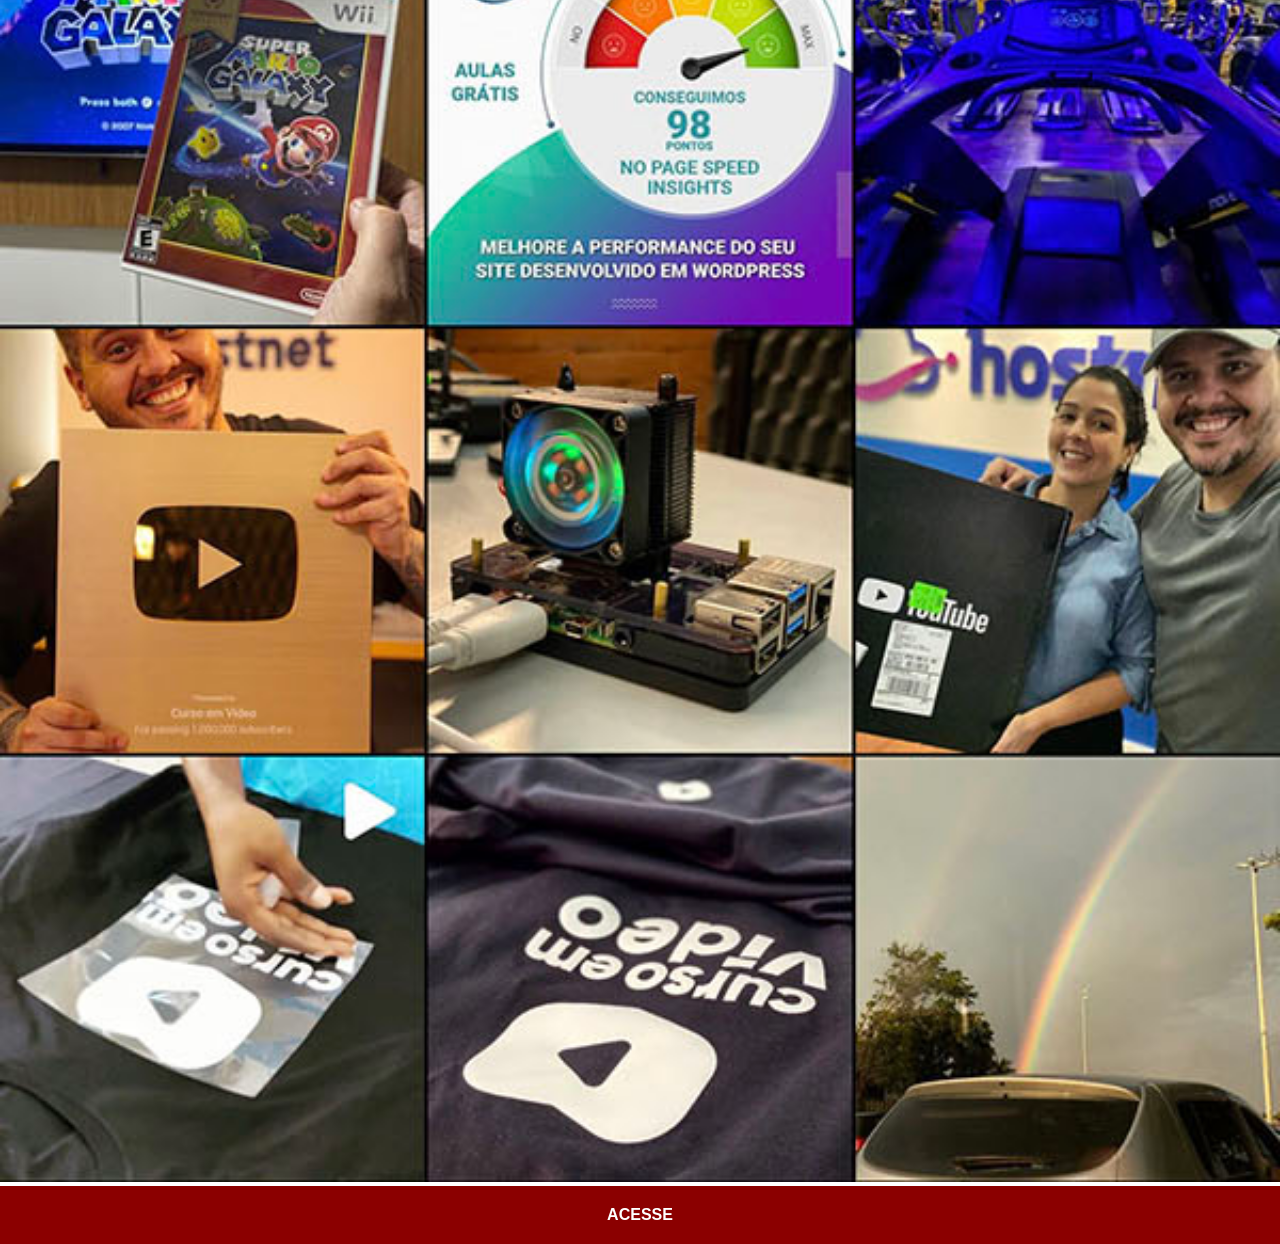
<file: instagram.html>
<!DOCTYPE html>
<html lang="pt-br">
<head>
    <meta charset="UTF-8">
    <meta name="viewport" content="width=device-width, initial-scale=1.0">
    <title>Tela instagram</title>
    <link rel="stylesheet" href="estilos/social.css">
</head>
<body>
    <img src="imagens/tela-instagram.jpg" alt="Instagram">
    <a href="https://www.instagram.com/gustavoguanabara/" target="_blank" >ACESSE</a>
</body>
</html>
</file>
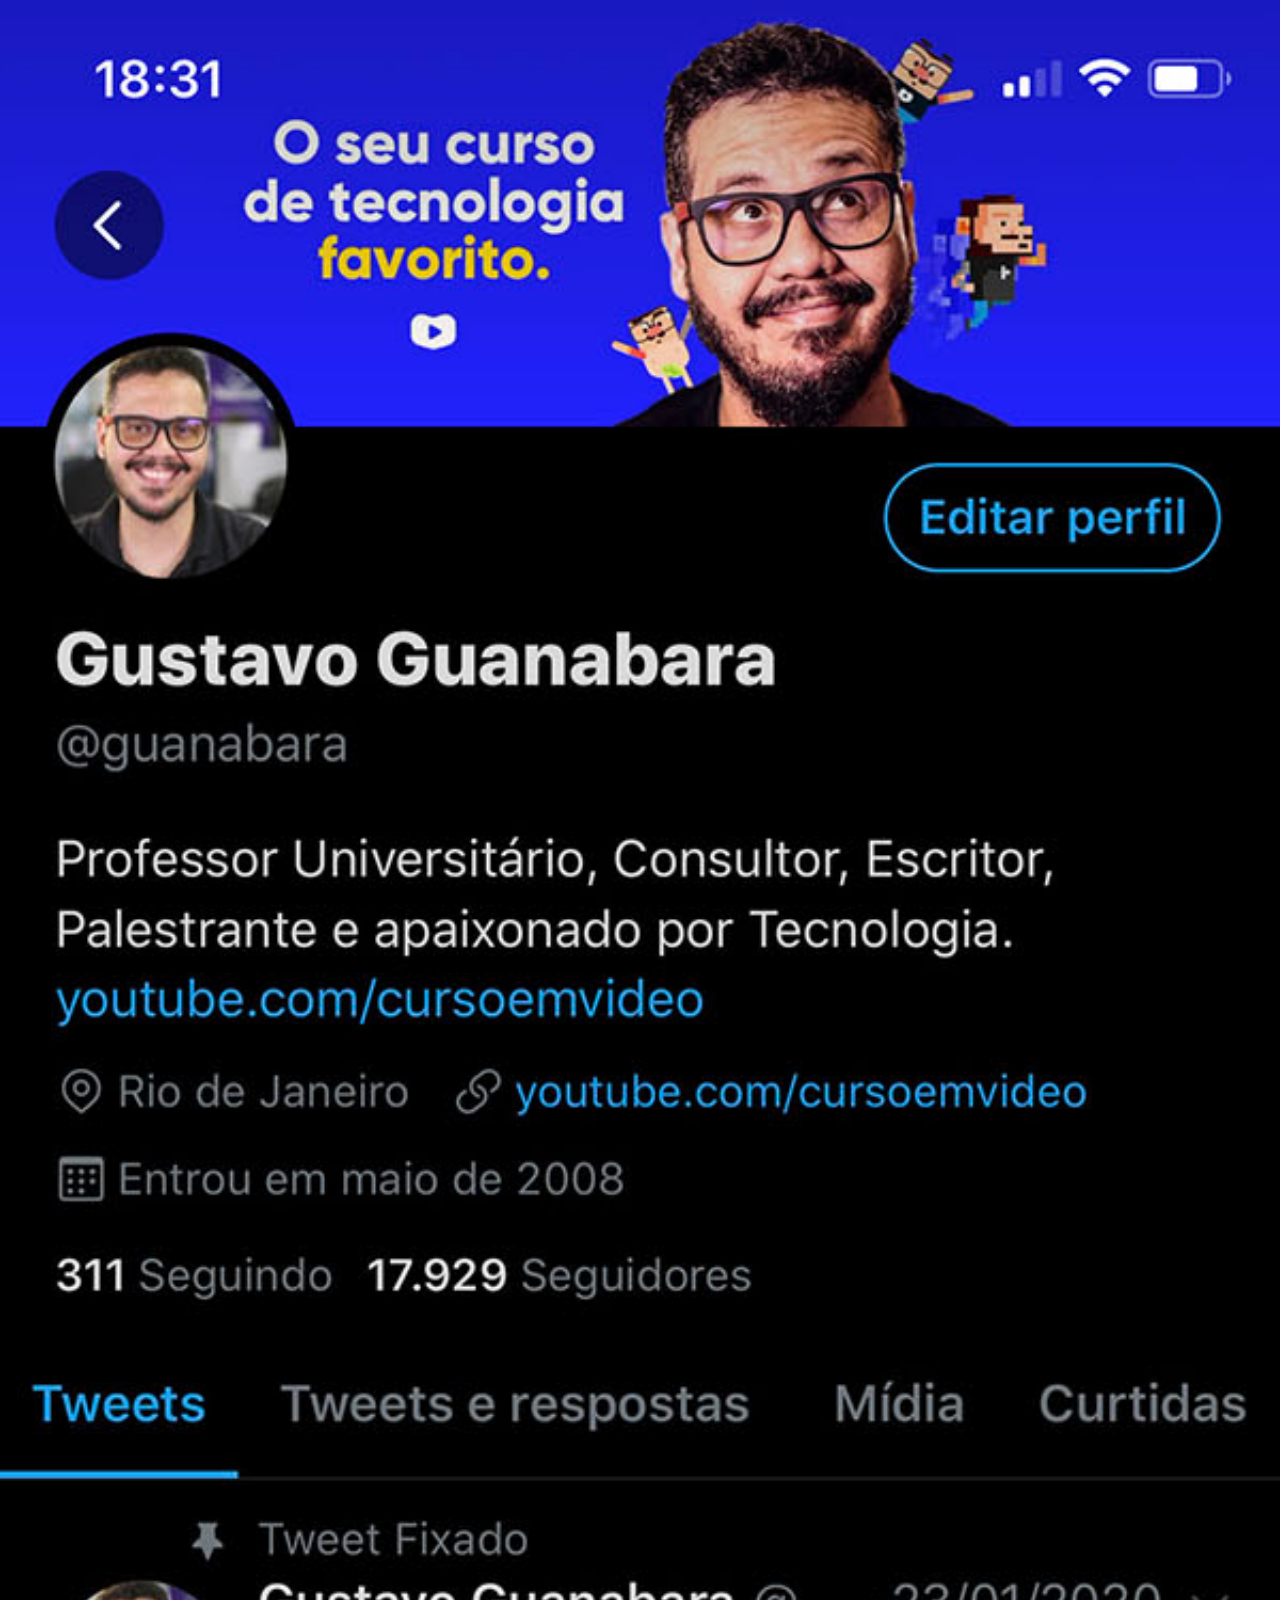
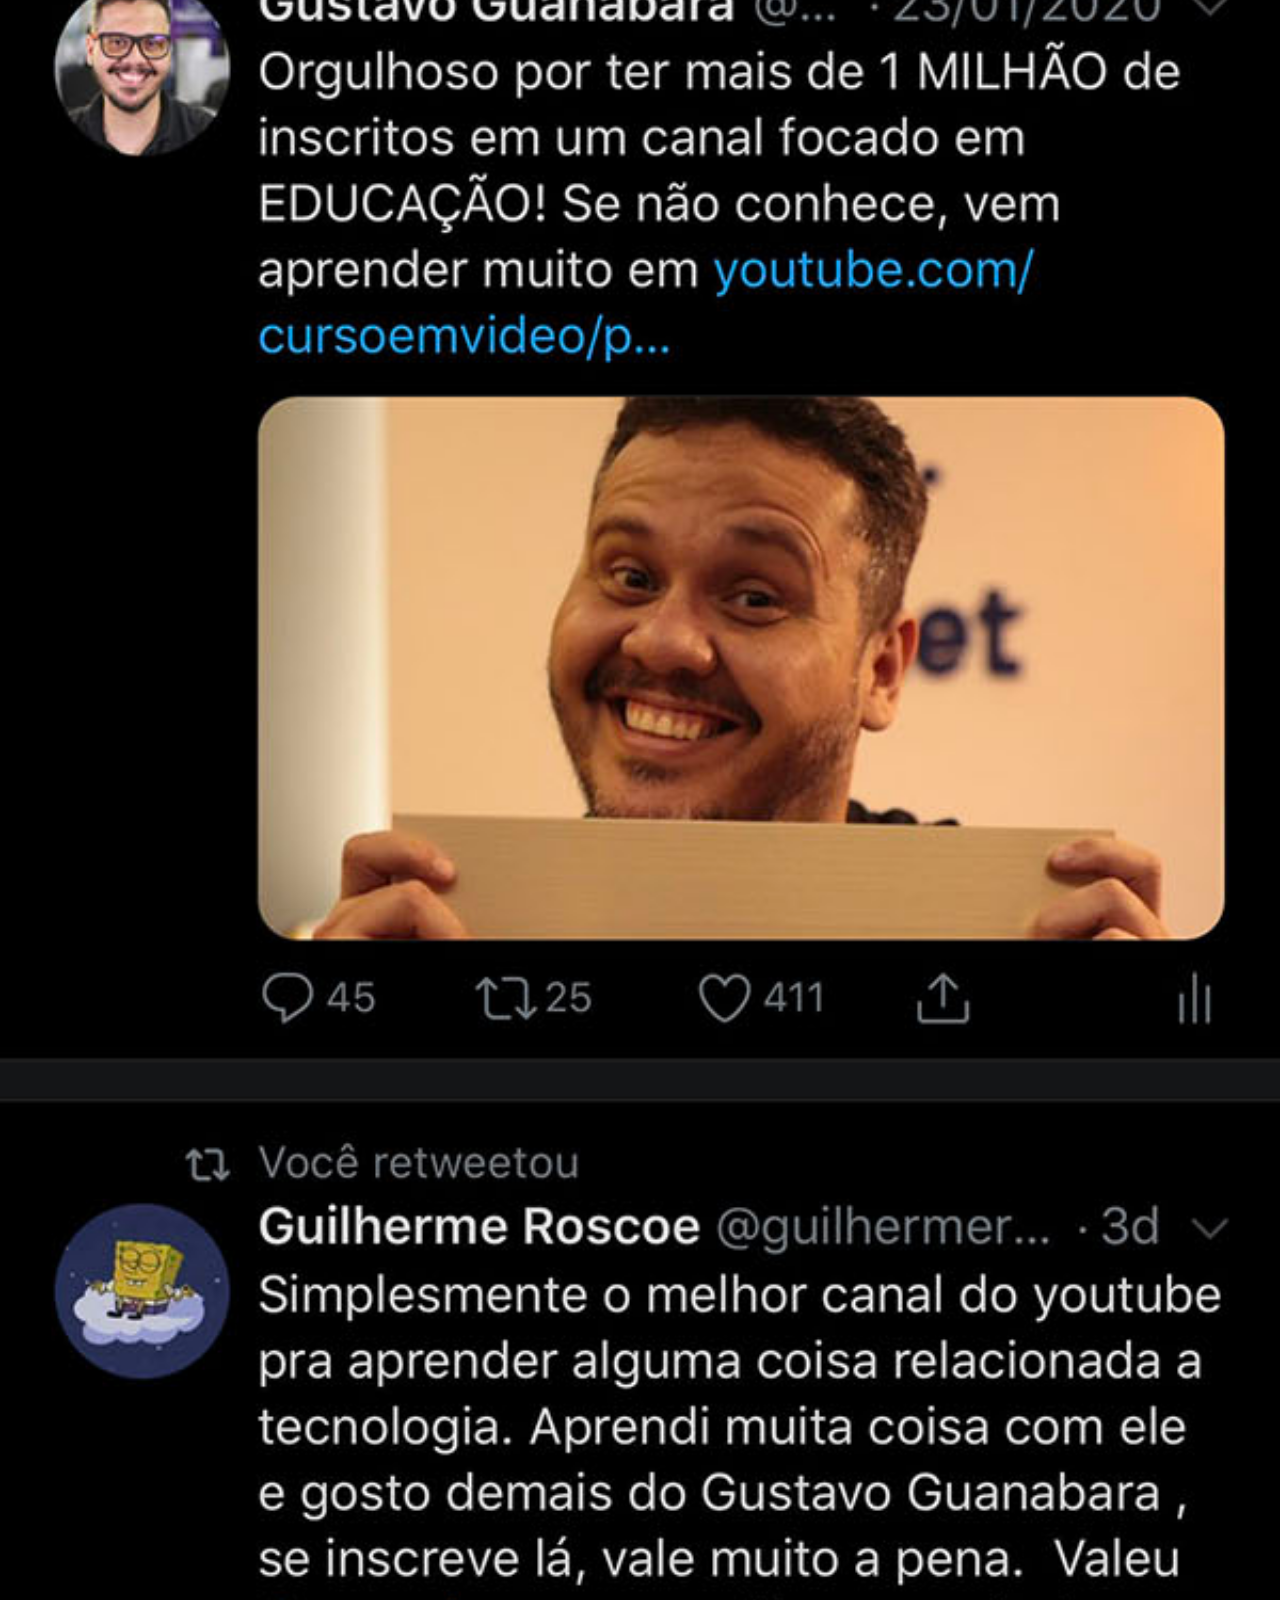
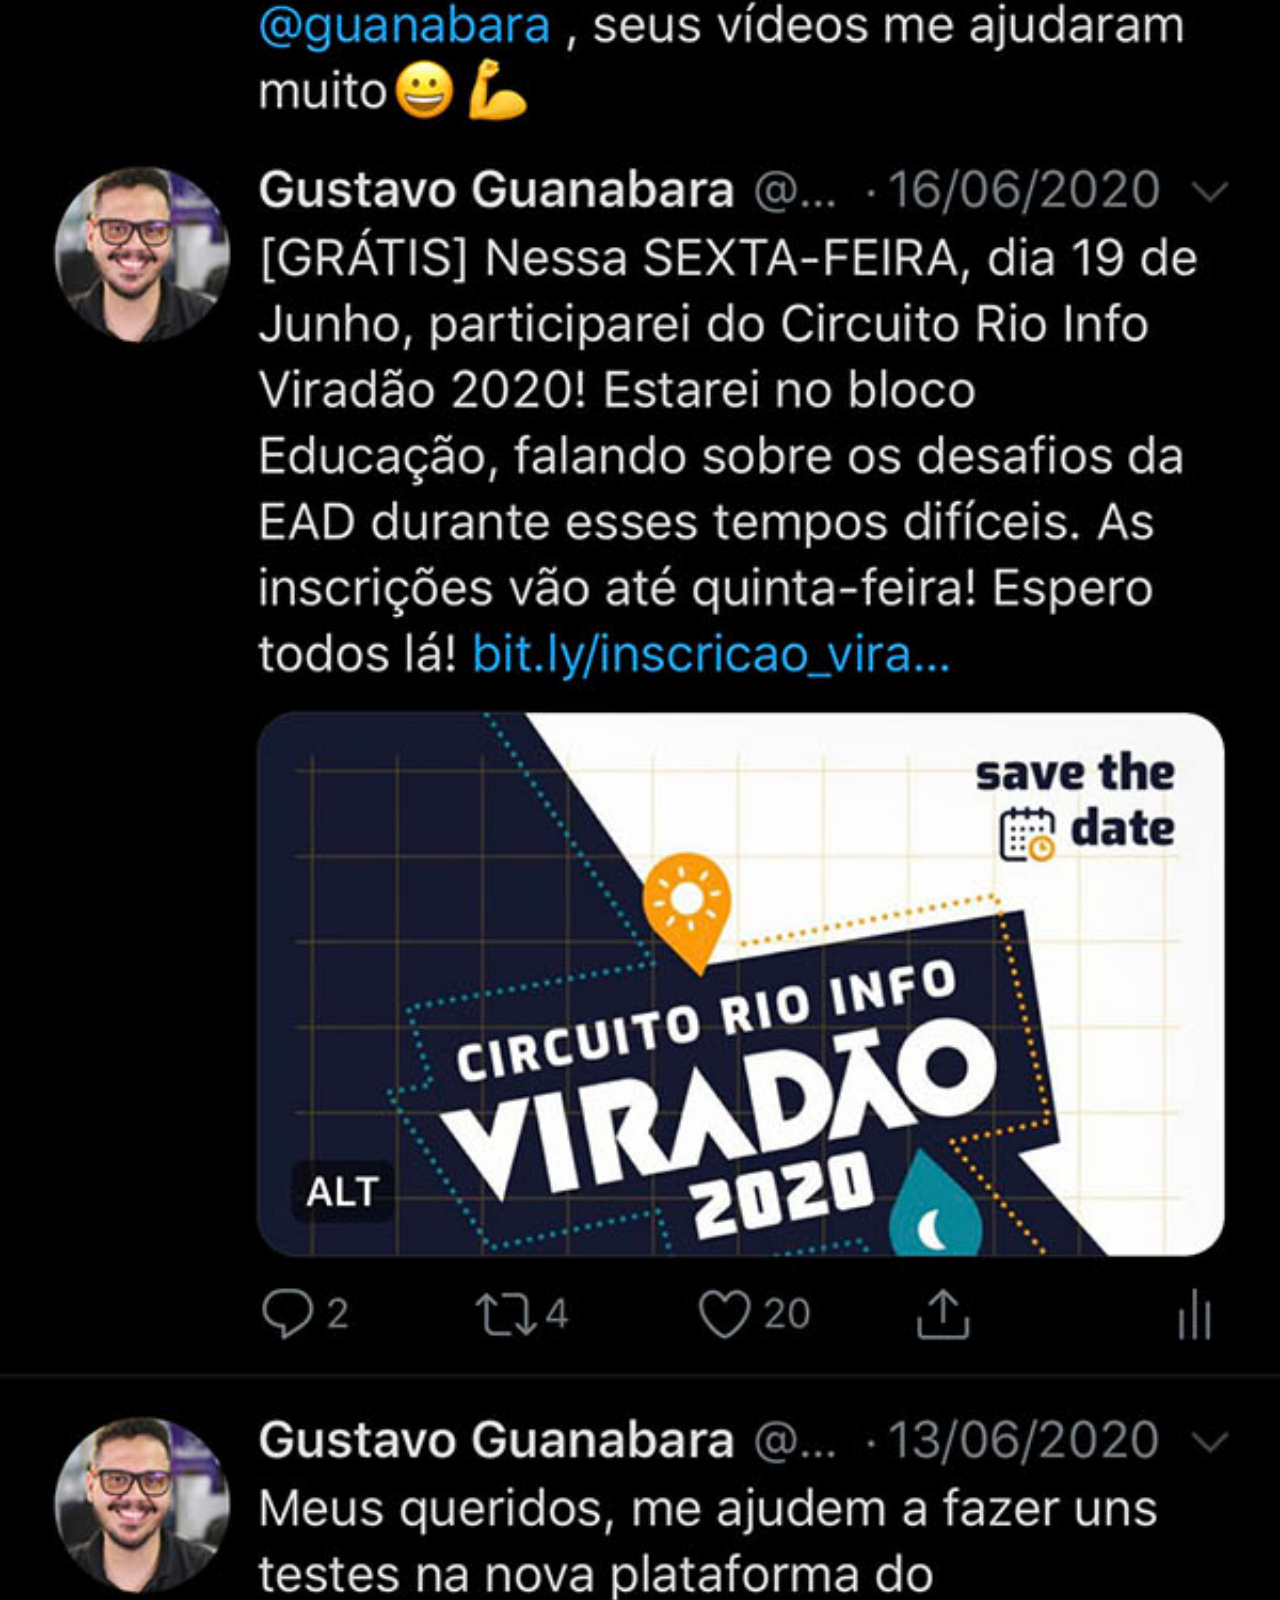
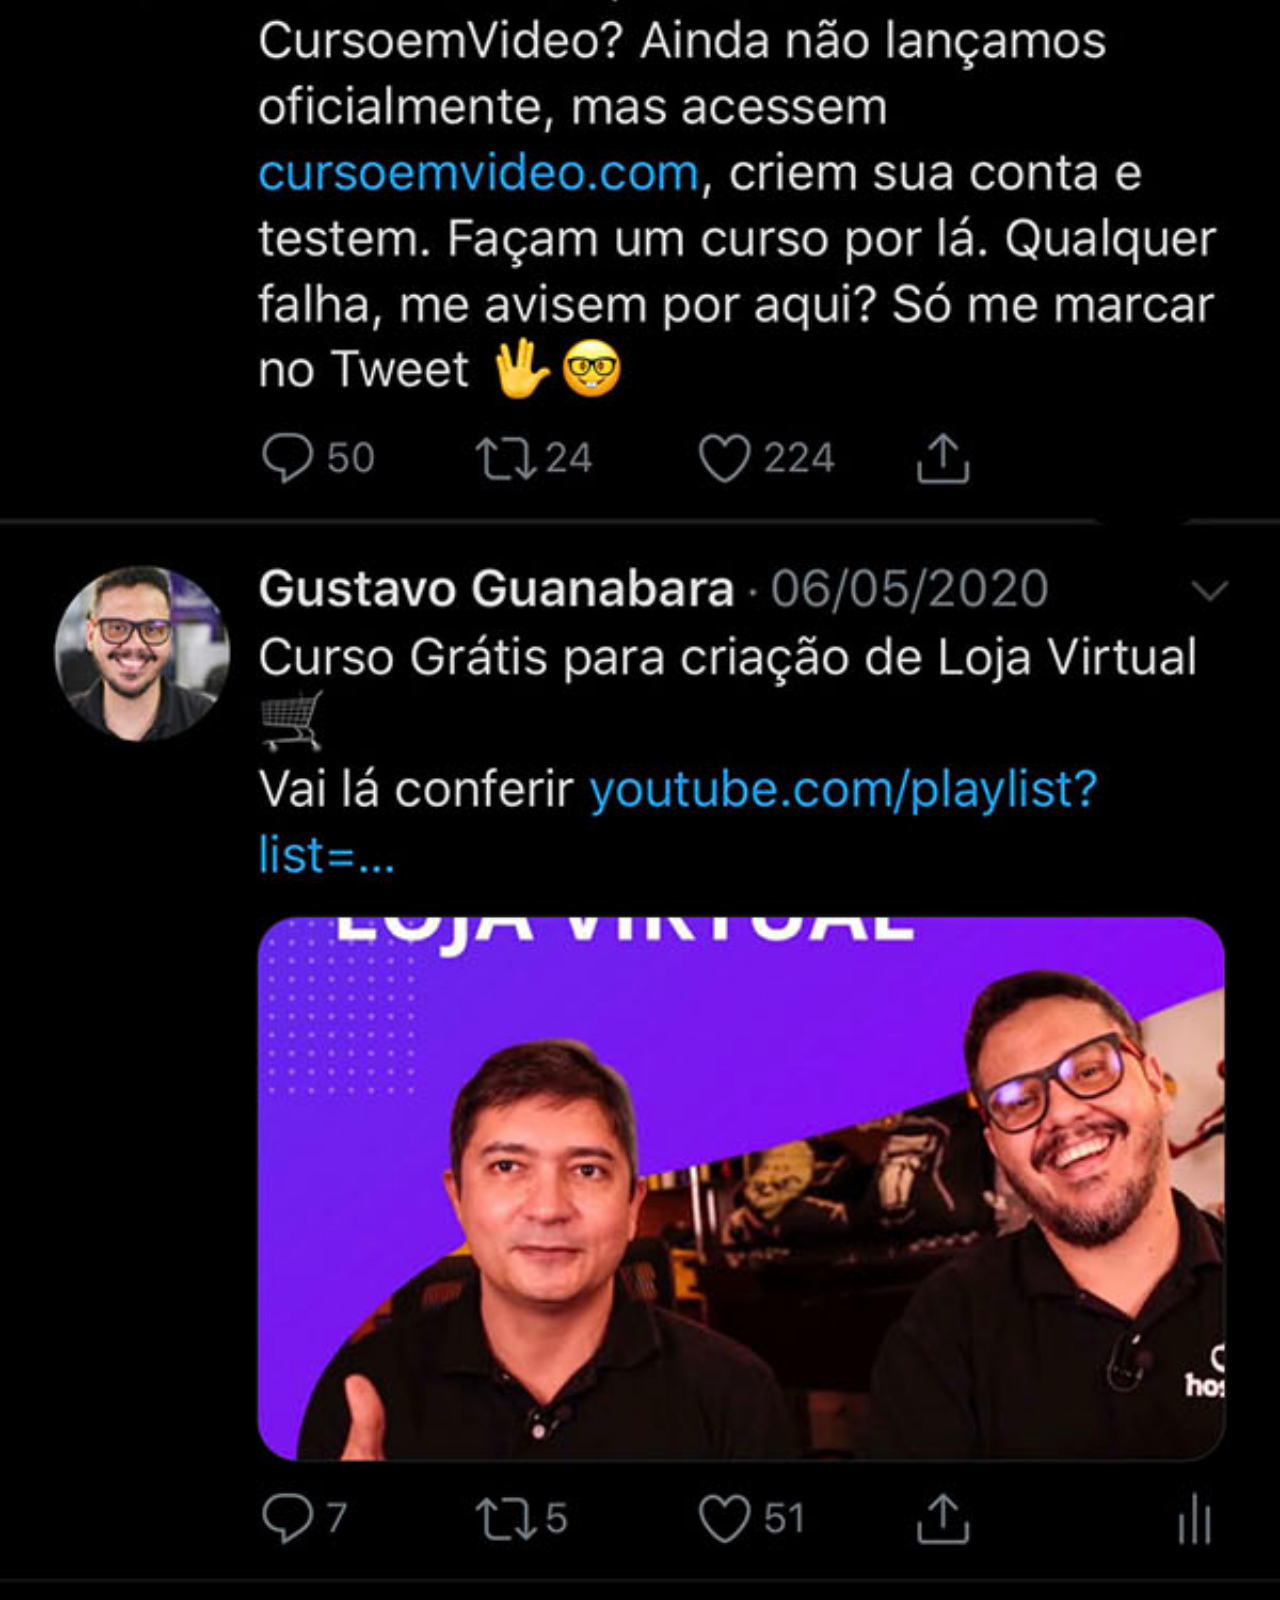
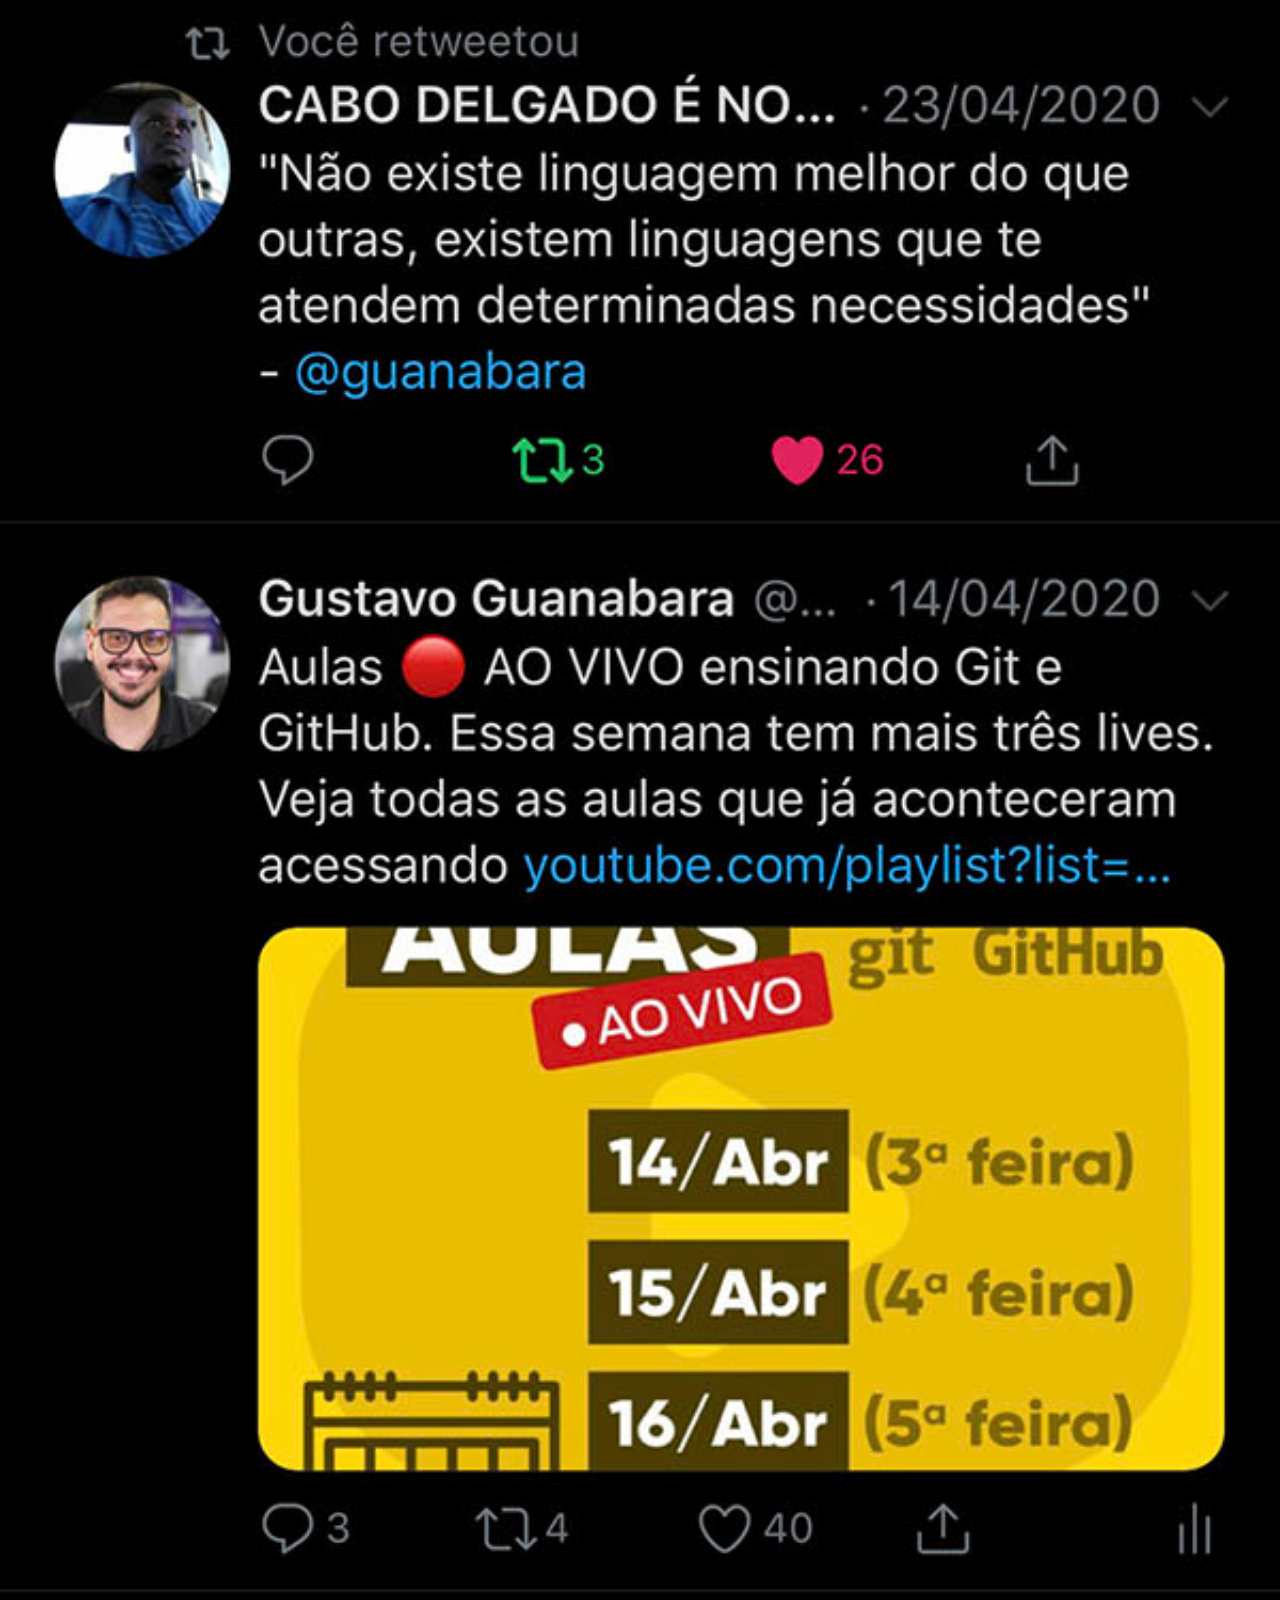
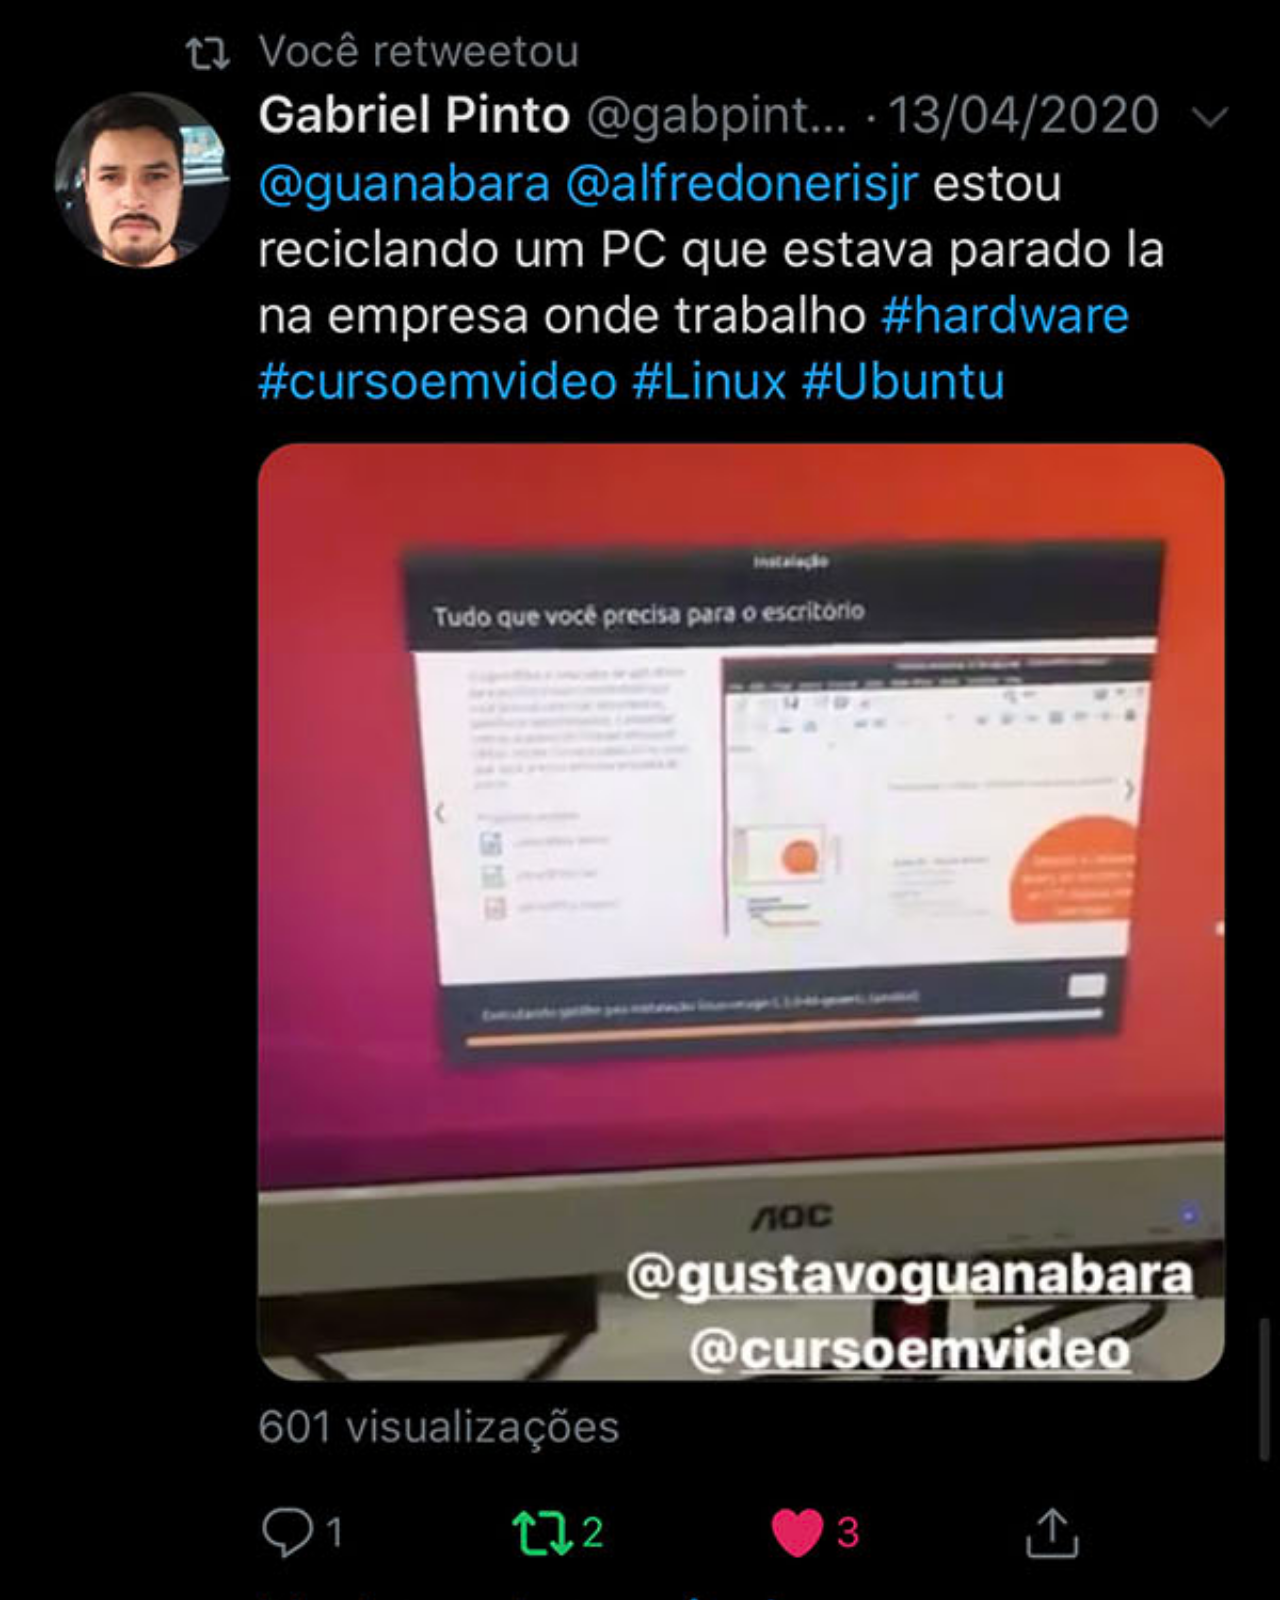
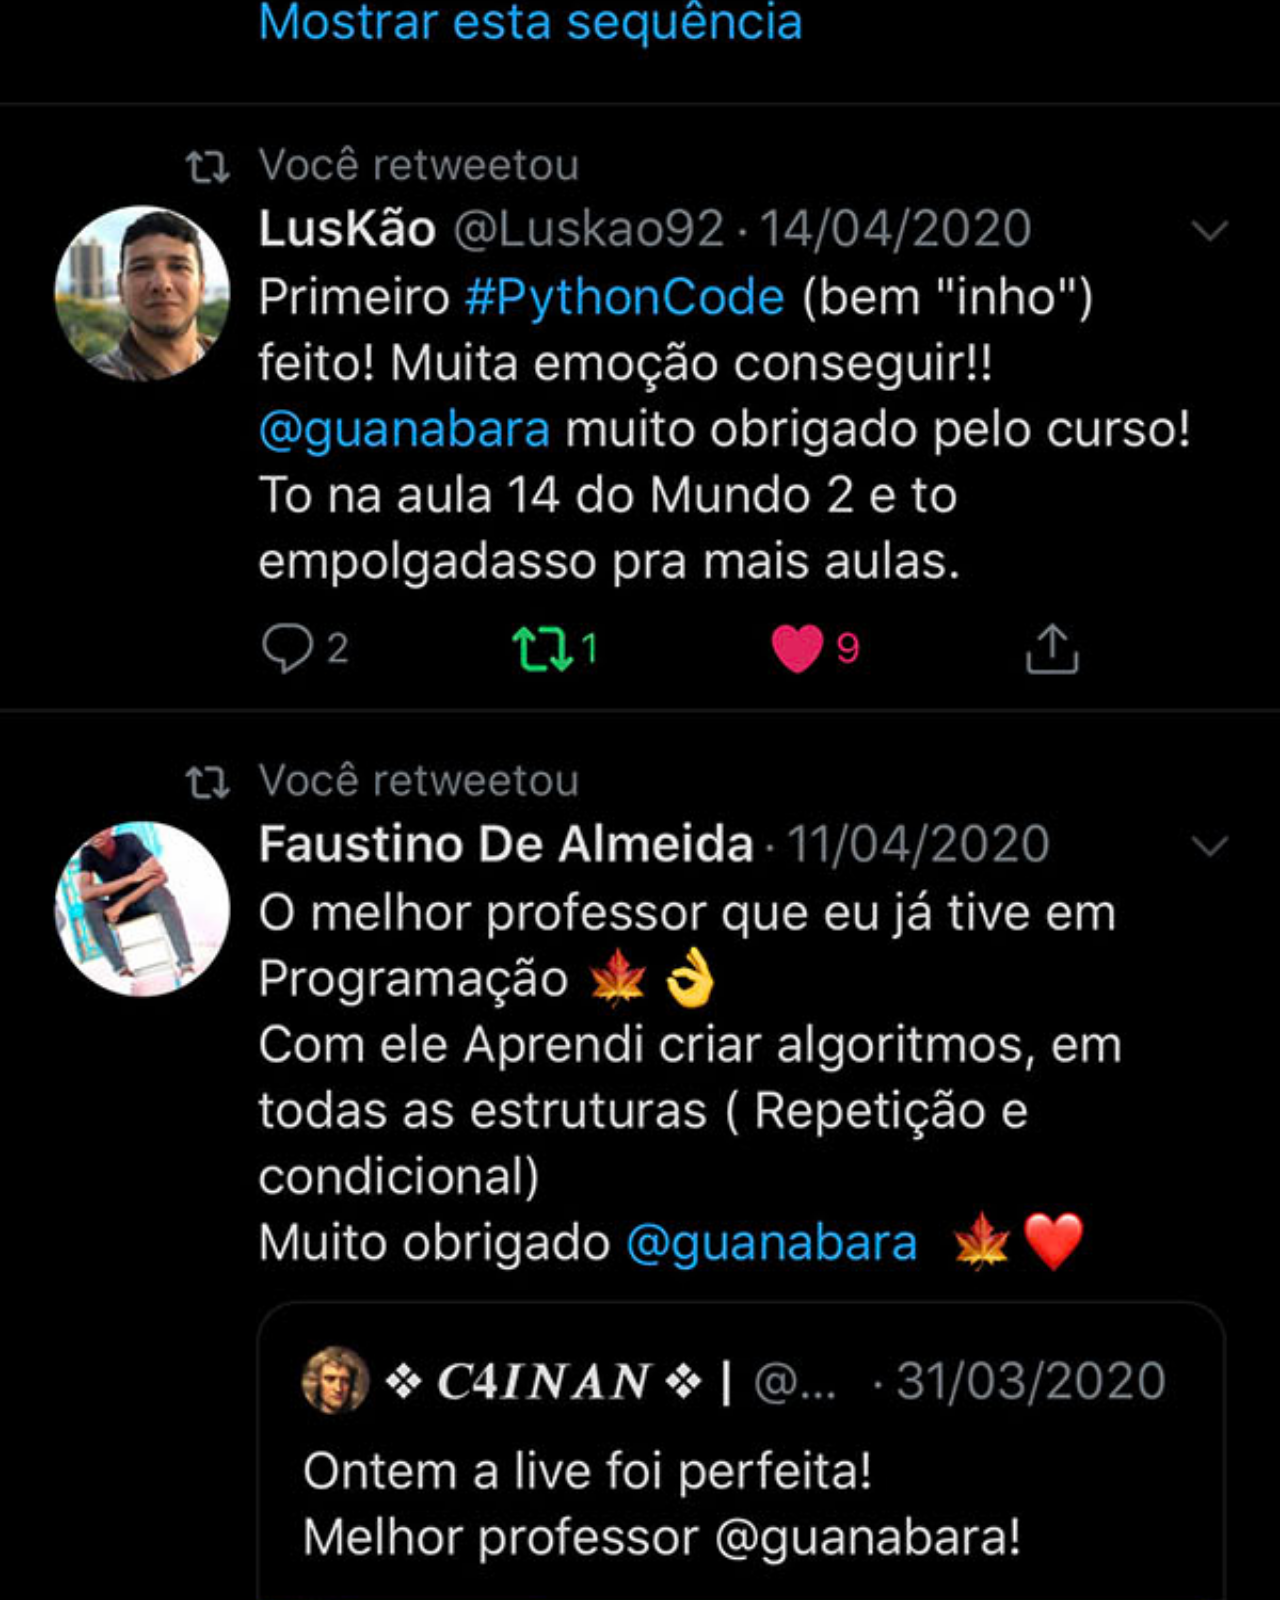
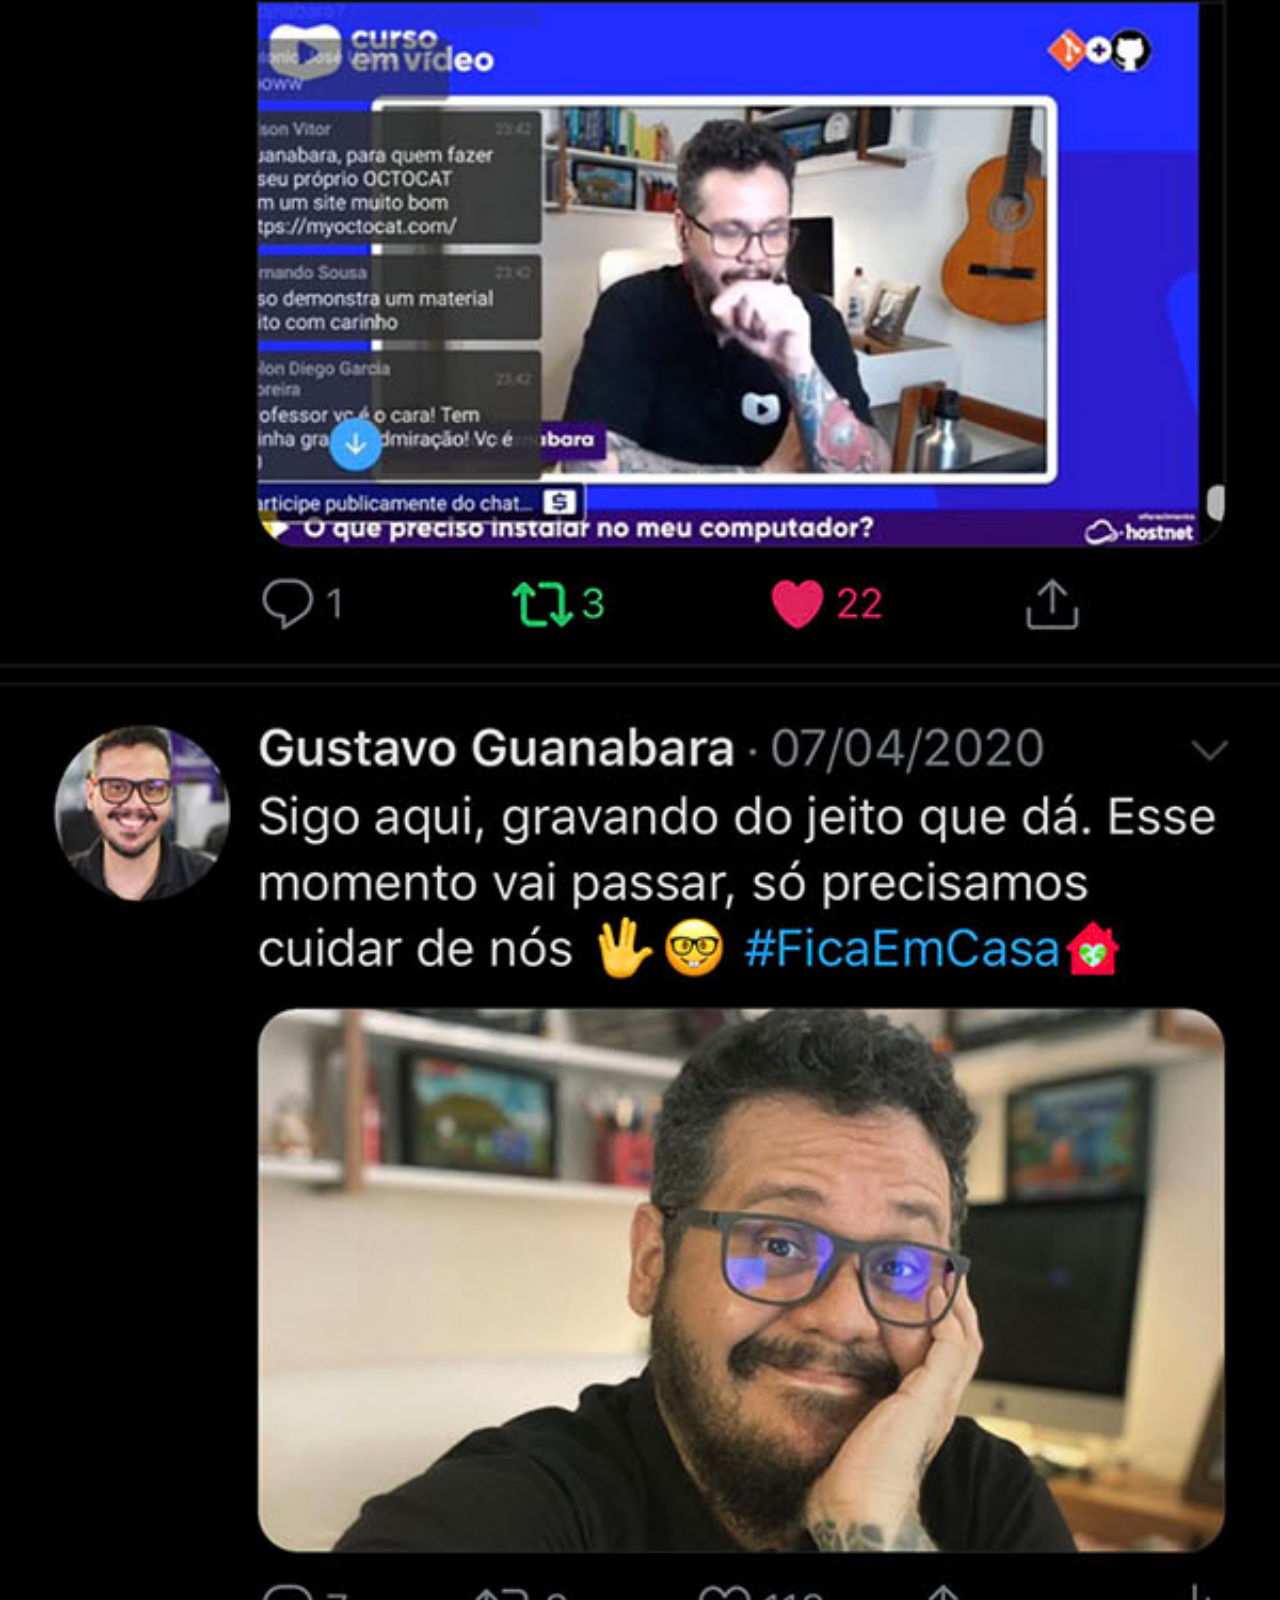
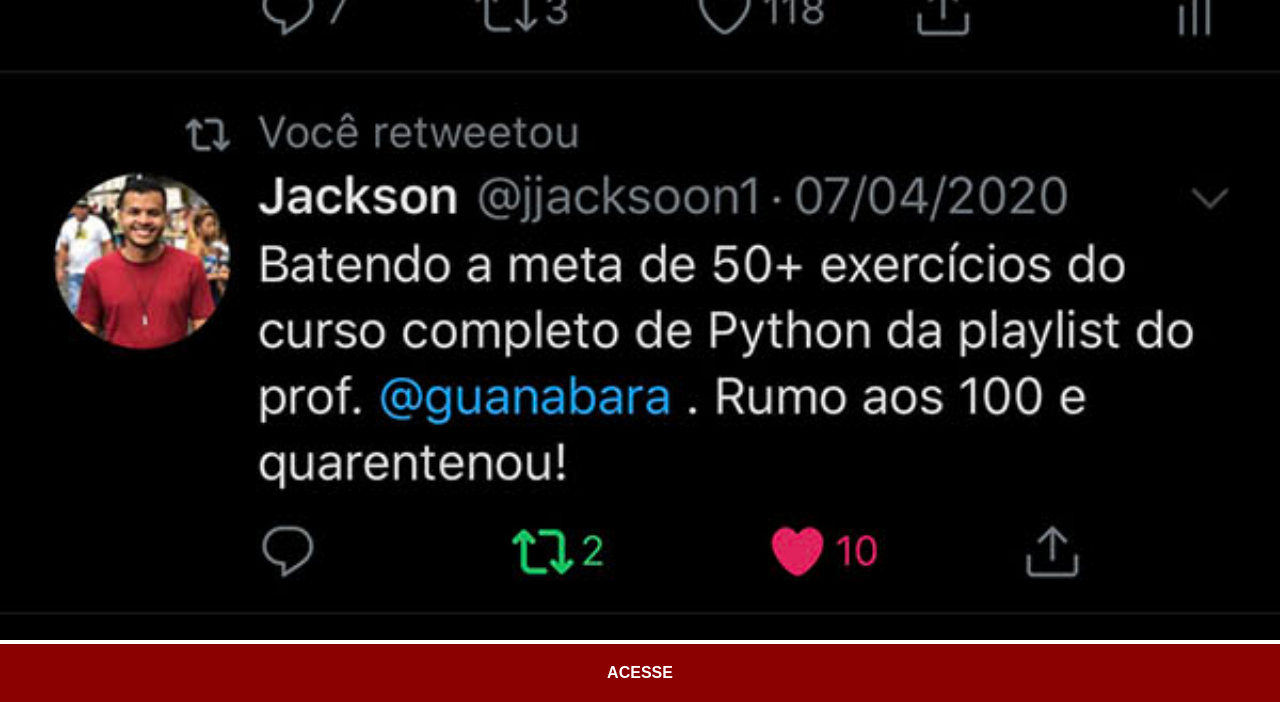
<file: twitter.html>
<!DOCTYPE html>
<html lang="pt-br">
<head>
    <meta charset="UTF-8">
    <meta name="viewport" content="width=device-width, initial-scale=1.0">
    <title>Tela twitter</title>
    <link rel="stylesheet" href="estilos/social.css">
</head>
<body>
    <img src="imagens/tela-twitter.jpg" alt="Twitter">
    <a href="https://x.com/guanabara" target="_blank">ACESSE</a>
</body>
</html>
</file>
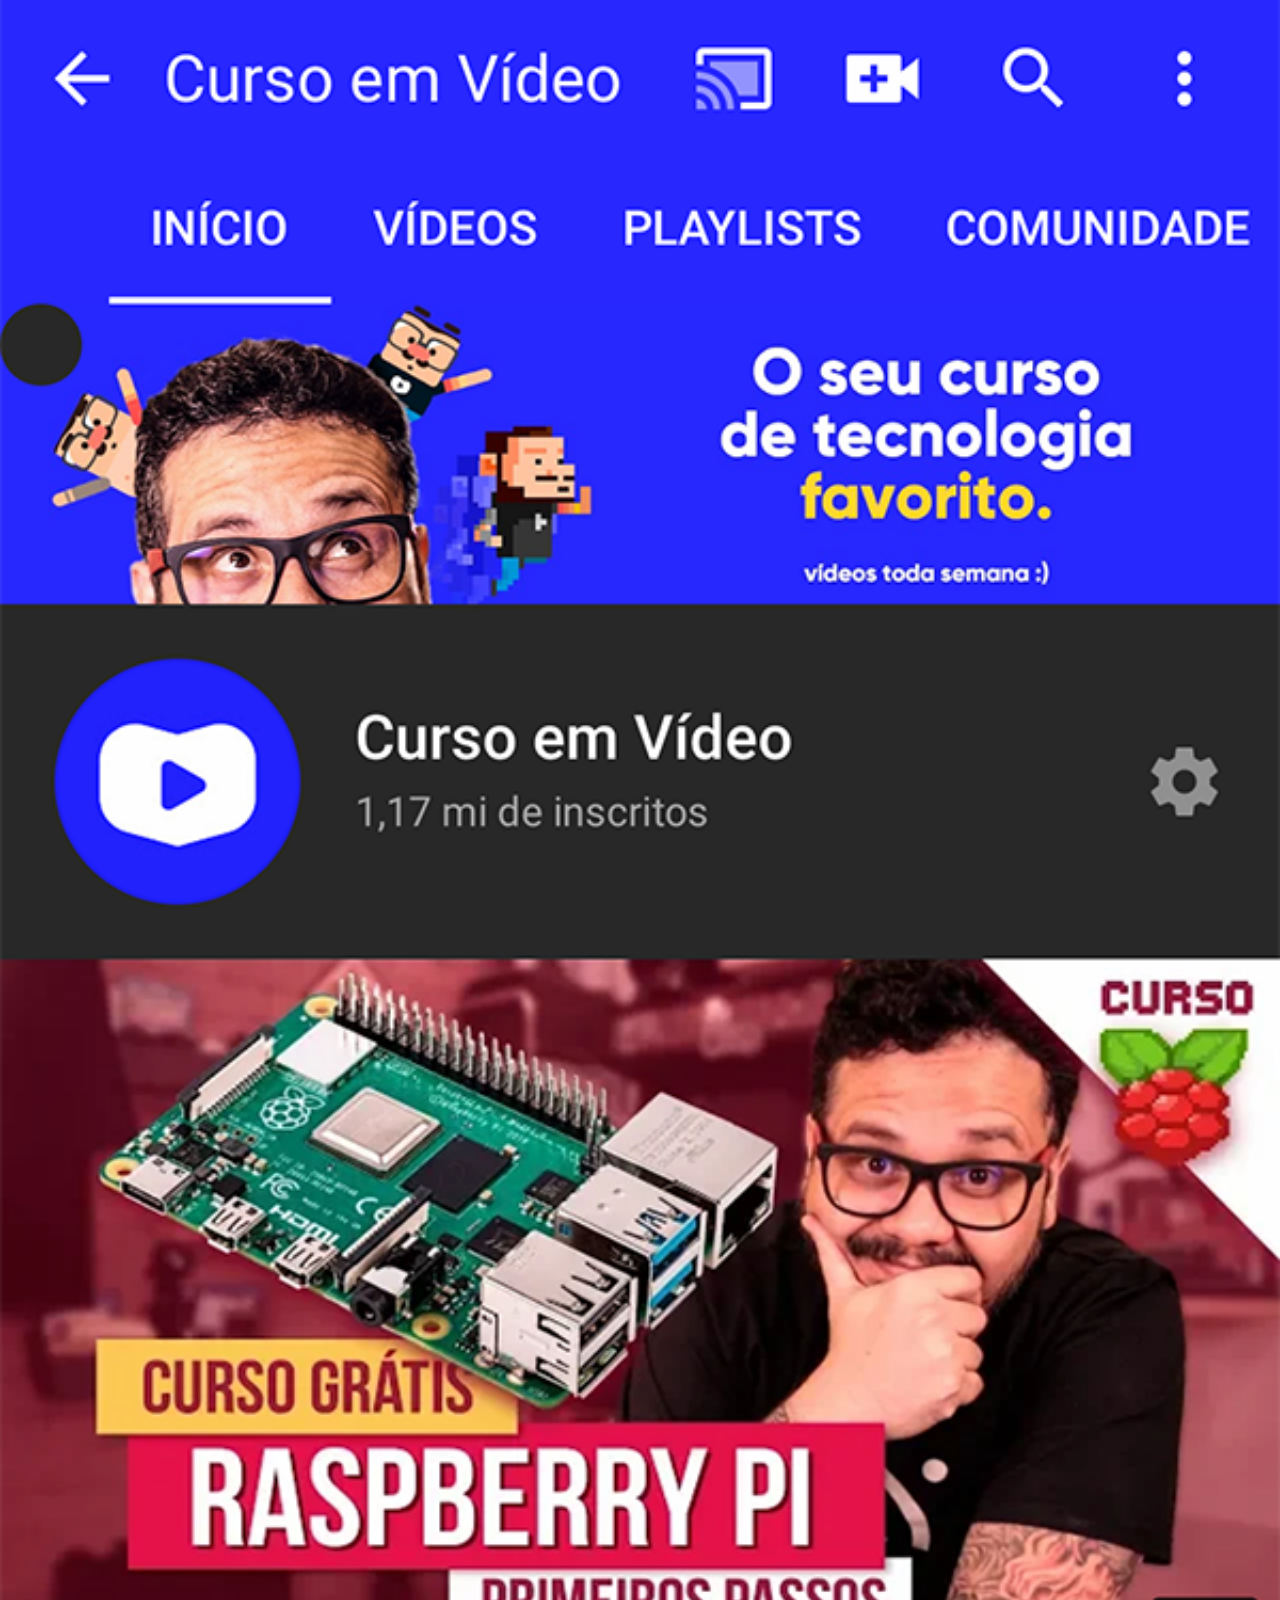
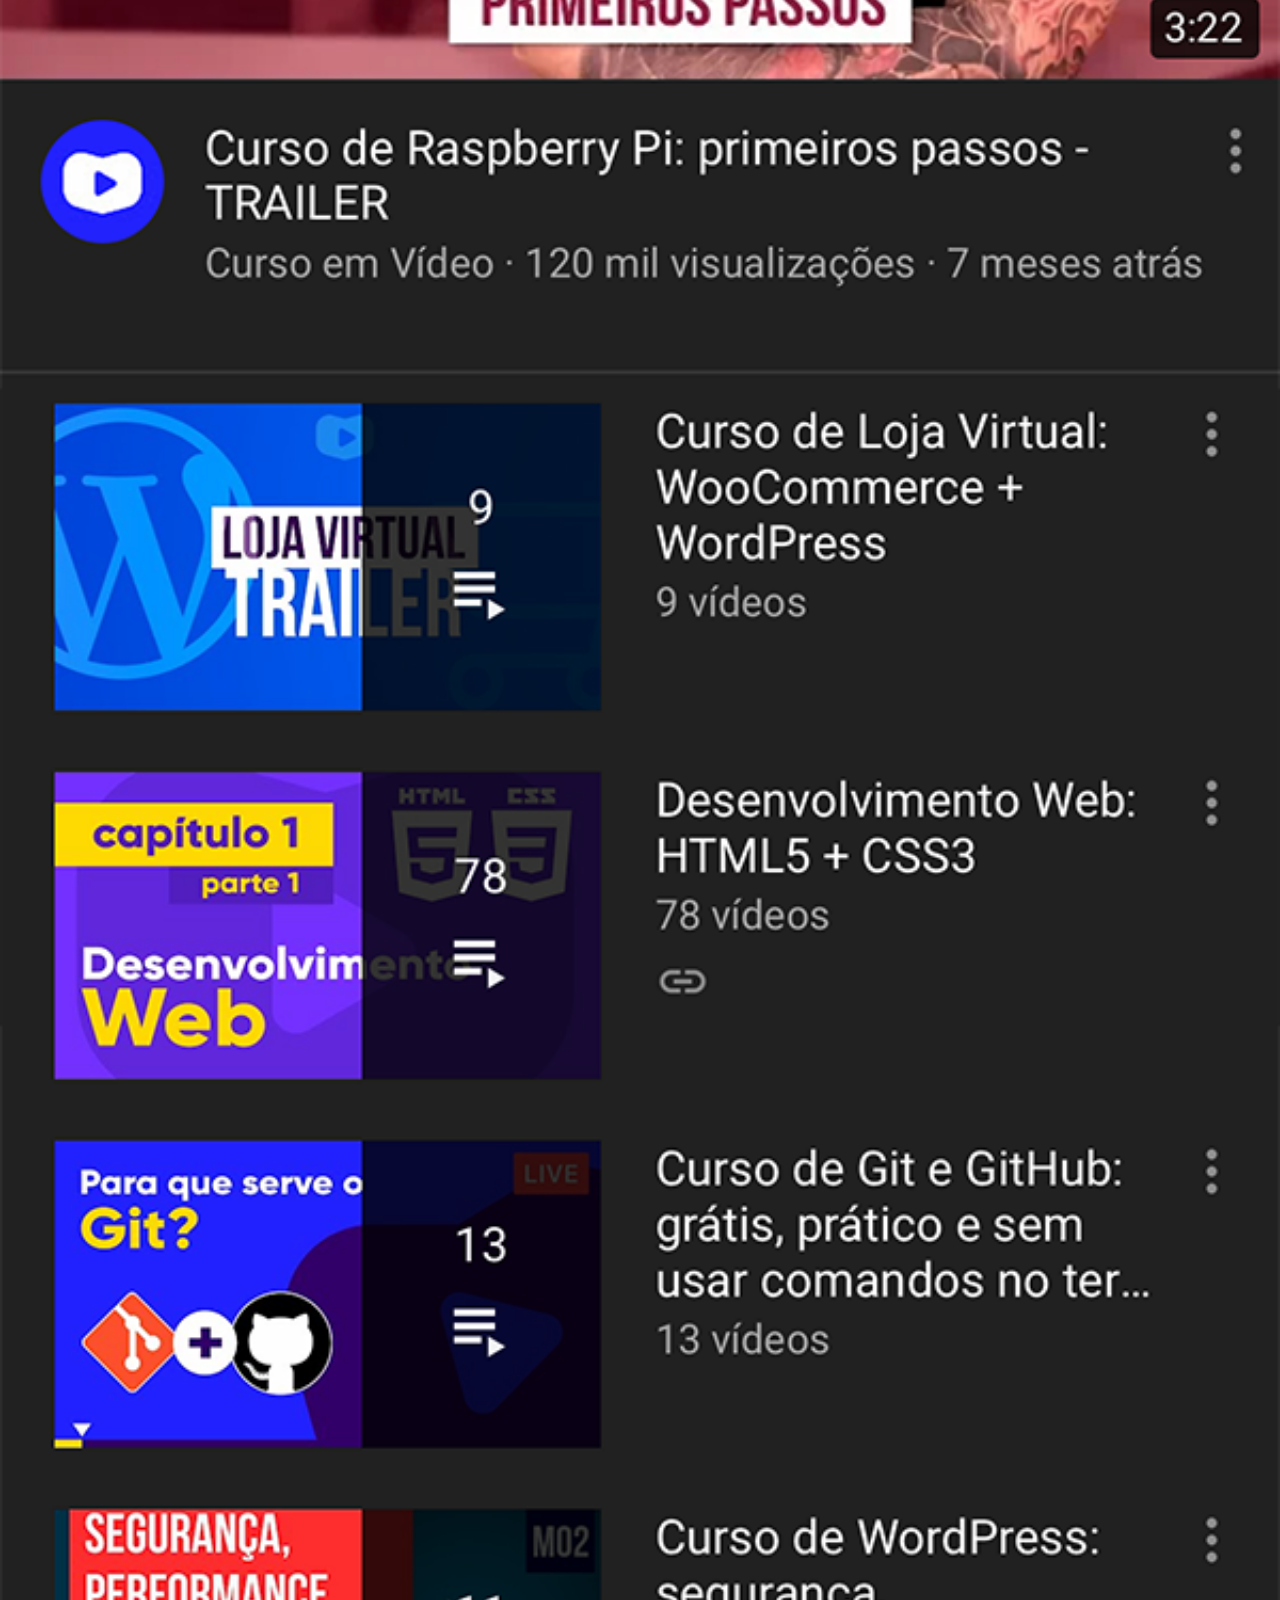
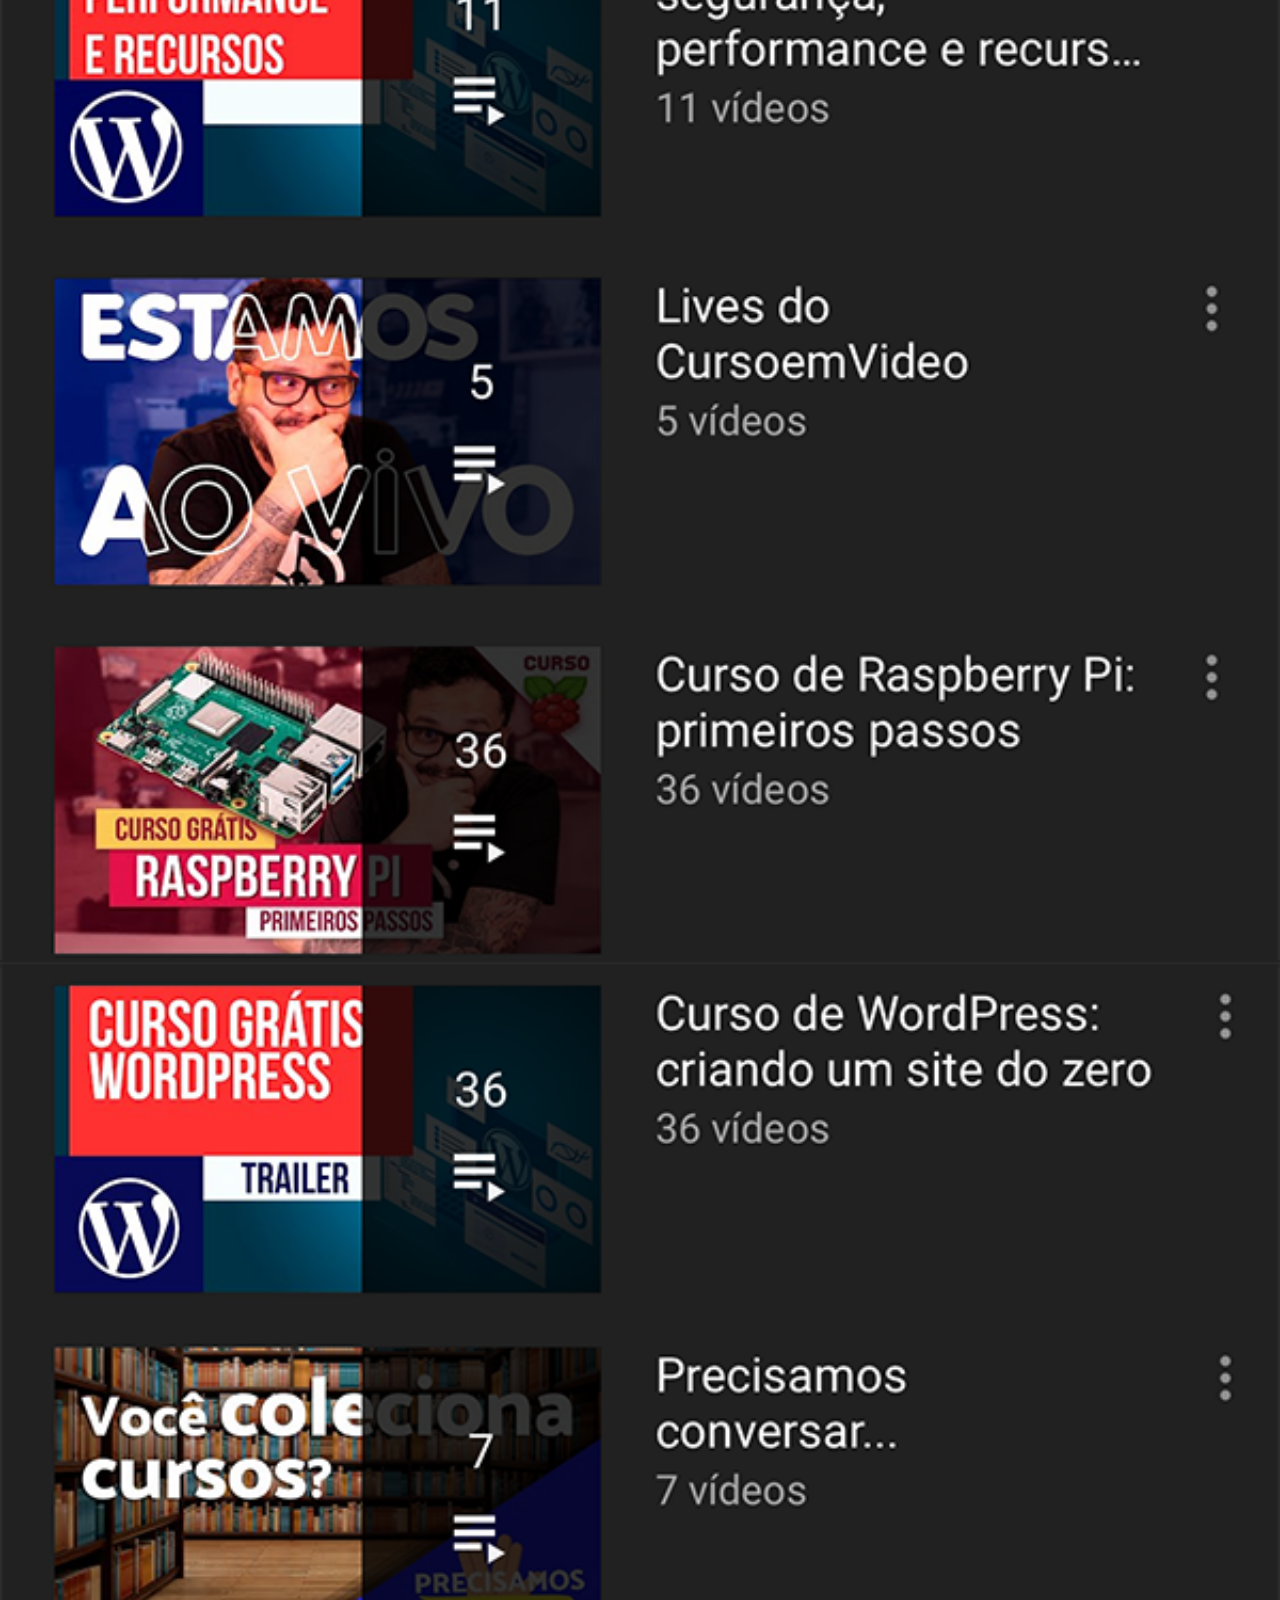
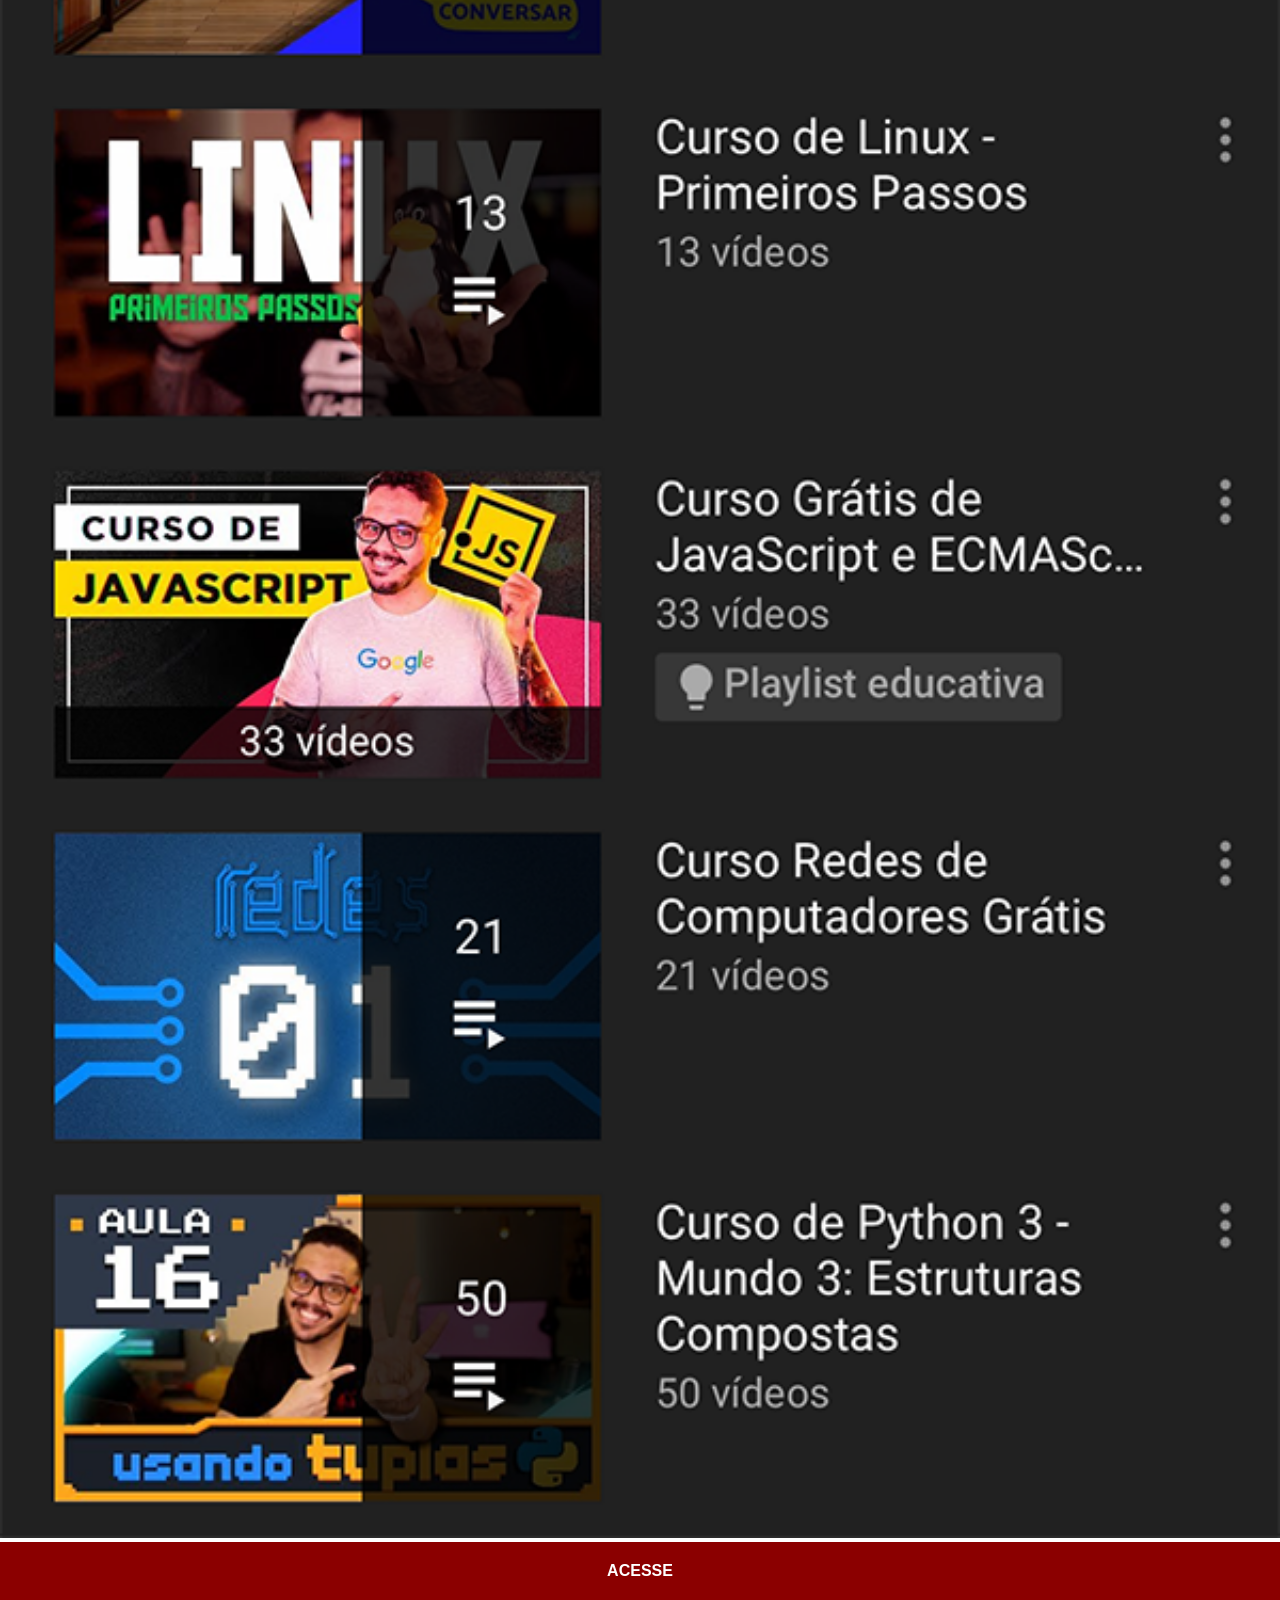
<file: youtube.html>
<!DOCTYPE html>
<html lang="pt-br">
<head>
    <meta charset="UTF-8">
    <meta name="viewport" content="width=device-width, initial-scale=1.0">
    <title>Tela youtube</title>
    <link rel="stylesheet" href="estilos/social.css">
</head>
<body>
    <img src="imagens/tela-youtube.png" alt="Youtube">
    <a href="https://www.youtube.com/@cursoemvideo" target="_blank">ACESSE</a>
</body>
</html>
</file>
<file: estilos/style.css>
@charset "UTF-8";

*{
  padding: 0px;
  margin: 0px;
  font-family: Arial, Helvetica, sans-serif;
}
html,body{
  
  height: 100vh;
  width: 100vw;
  background-color: black;
}
body{
  background: url('../imagens/fundo-madeira.jpg') no-repeat top center;
  background-size: cover;
  background-attachment: fixed;

}
main{
  height: 100vh;
  position: relative;
 
}
section#telefone{
  height: 627px;
  width: 311px;
  
  position: absolute;
  top: 50%;
  left: 50%;
  transform: translate(-50%, -50%);
  background: url('../imagens/frame-iphone.png') no-repeat;
  
}

iframe#tela{
  position: relative;
  top: 80px;
  left: 22px;
  height: 471px;
  width: 267px;
}
section#redes-sociais{
  text-align: right;
}
section#redes-sociais img{
  width: 50px;
  margin: 10px;
  border-radius: 50%;
  box-sizing: border-box;
  box-shadow: 1px 1px 3px black;
}
section#redes-sociais img:hover{
  border: 2px solid rgba(255, 255, 255, 0.596);
}
</file>
<file: estilos/social.css>
@charset "UTF-8";
*{
    margin: 0px;
    padding: 0px;
    font-family: Verdana, Geneva, Tahoma, sans-serif ;
}

::-webkit-scrollbar{
    width: 0px;
    height: 0px;
}

img{
    width: 100vw;
}

a{
    display: block;
    background-color: darkred;
    padding: 20px;
    text-align: center;
    color: white;
    text-decoration: none;
    font-weight: bolder;
}

a:hover{
    text-decoration: underline;
    background-color: red;
}
</file>
